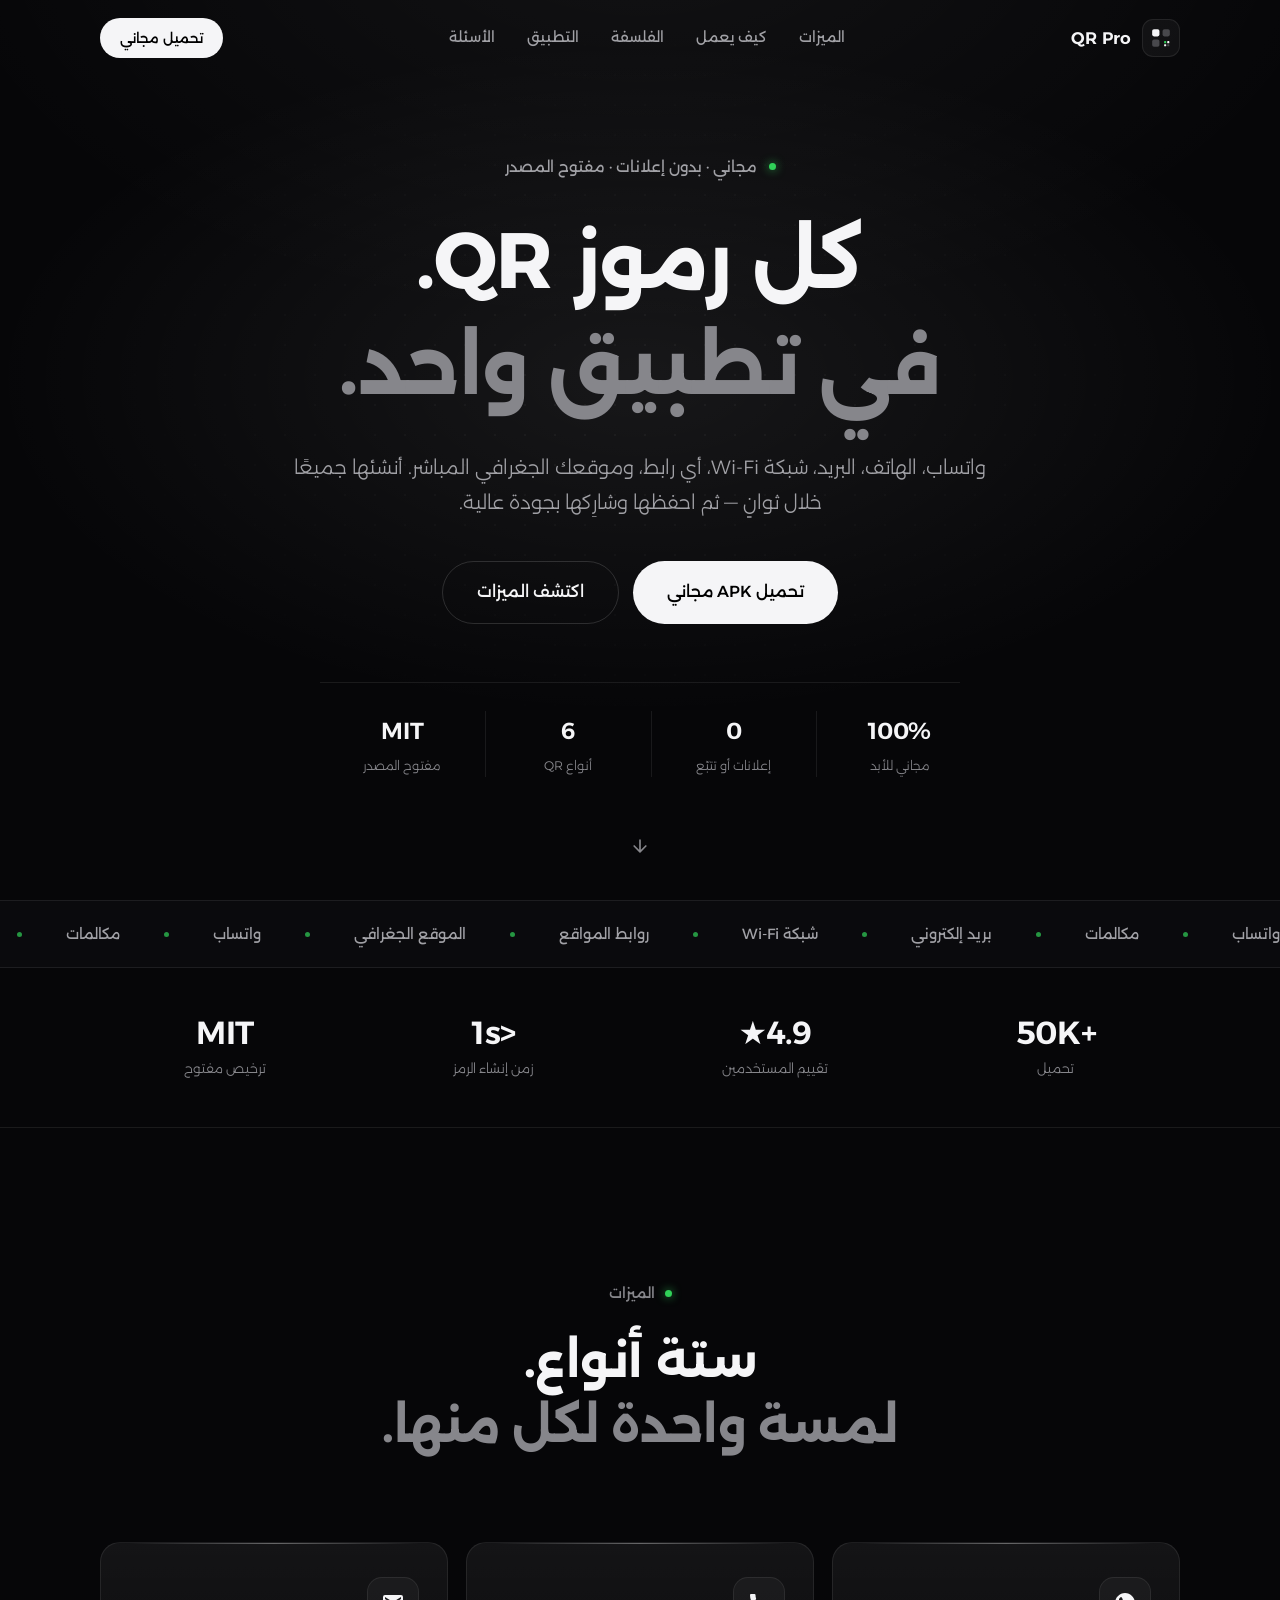
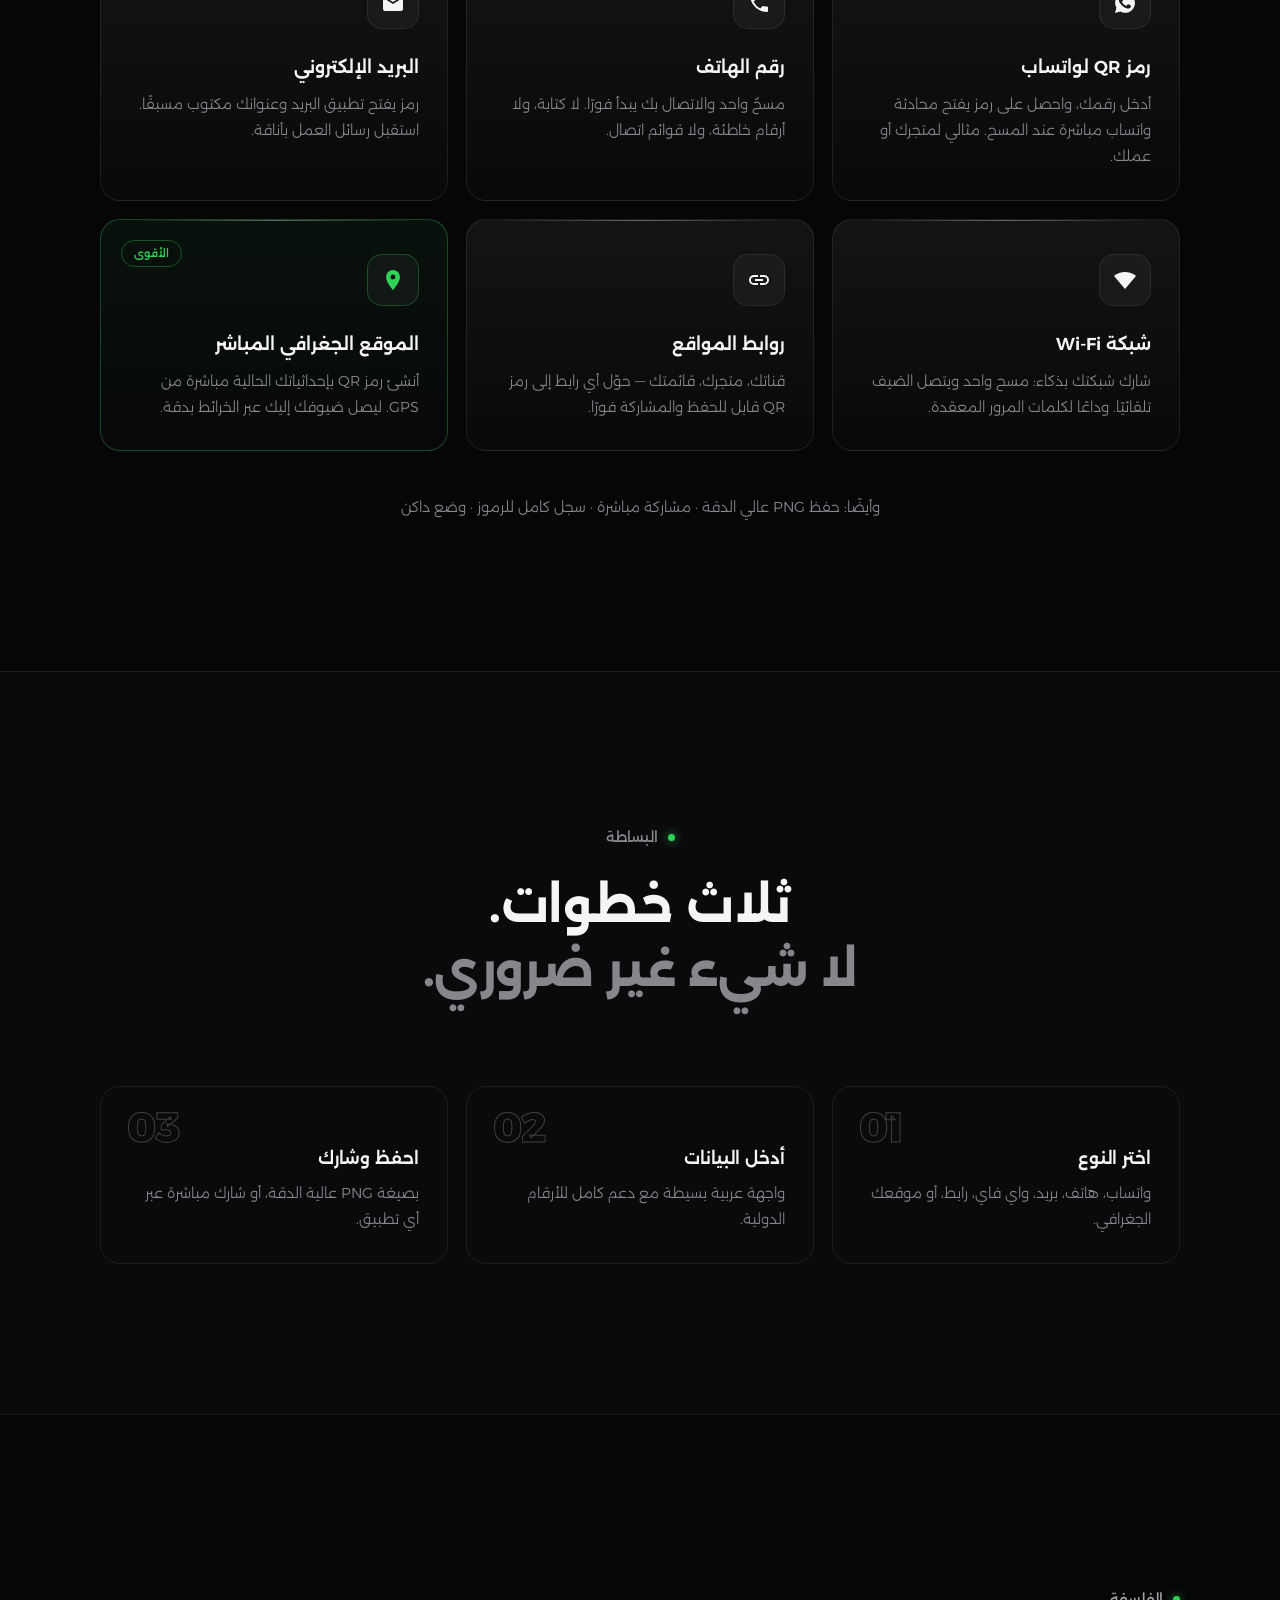
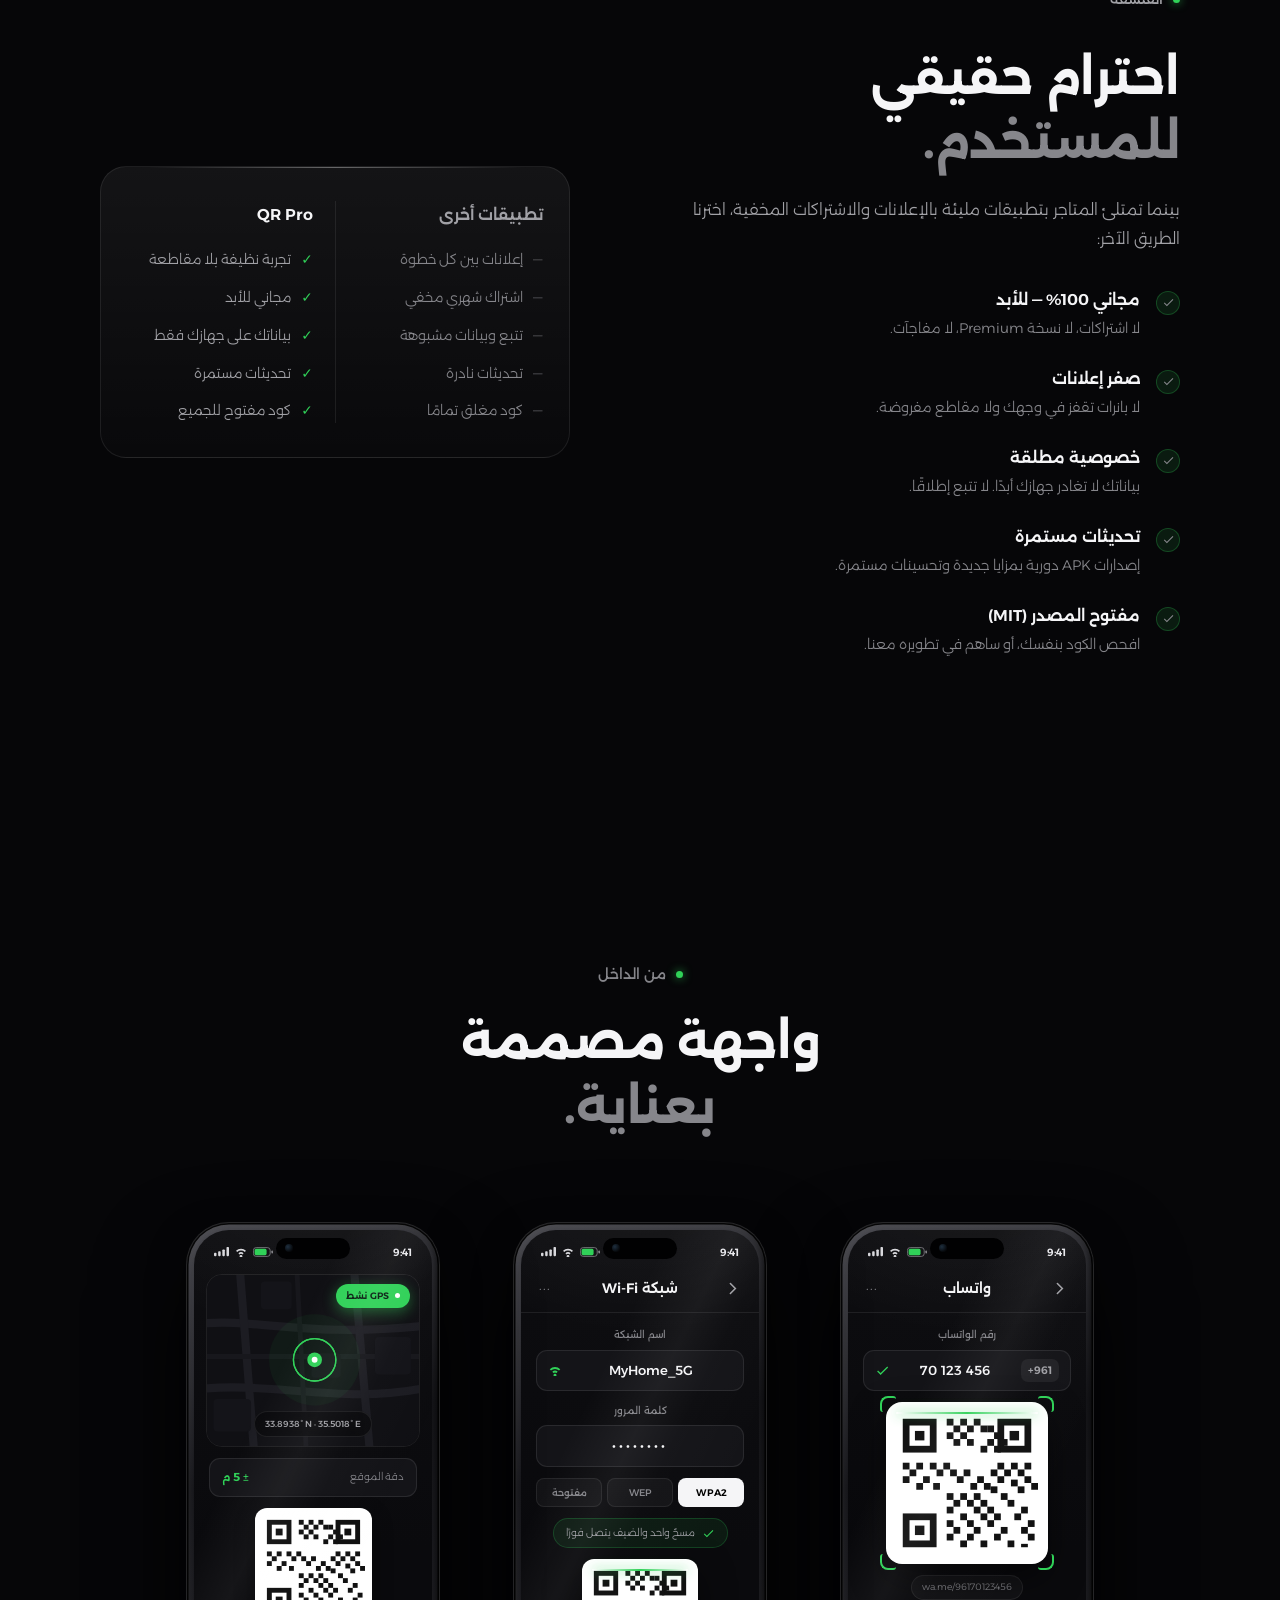
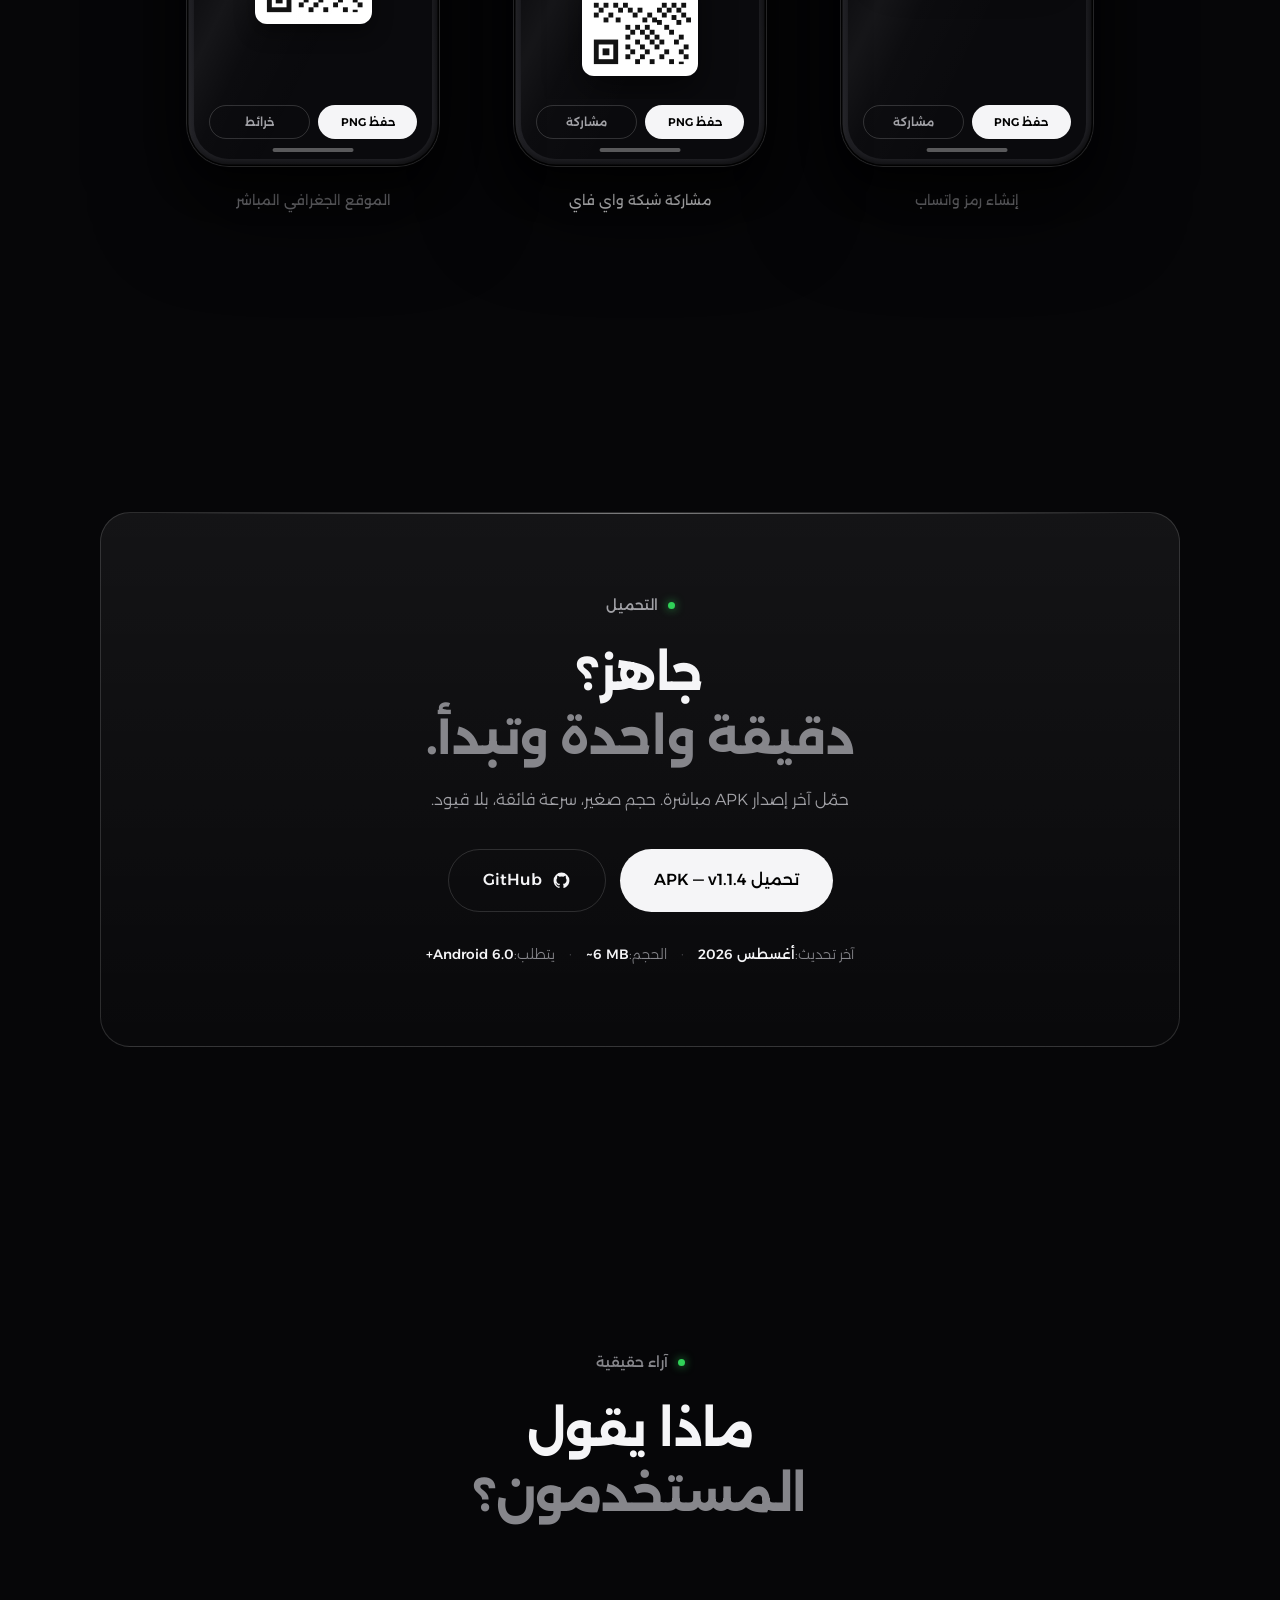
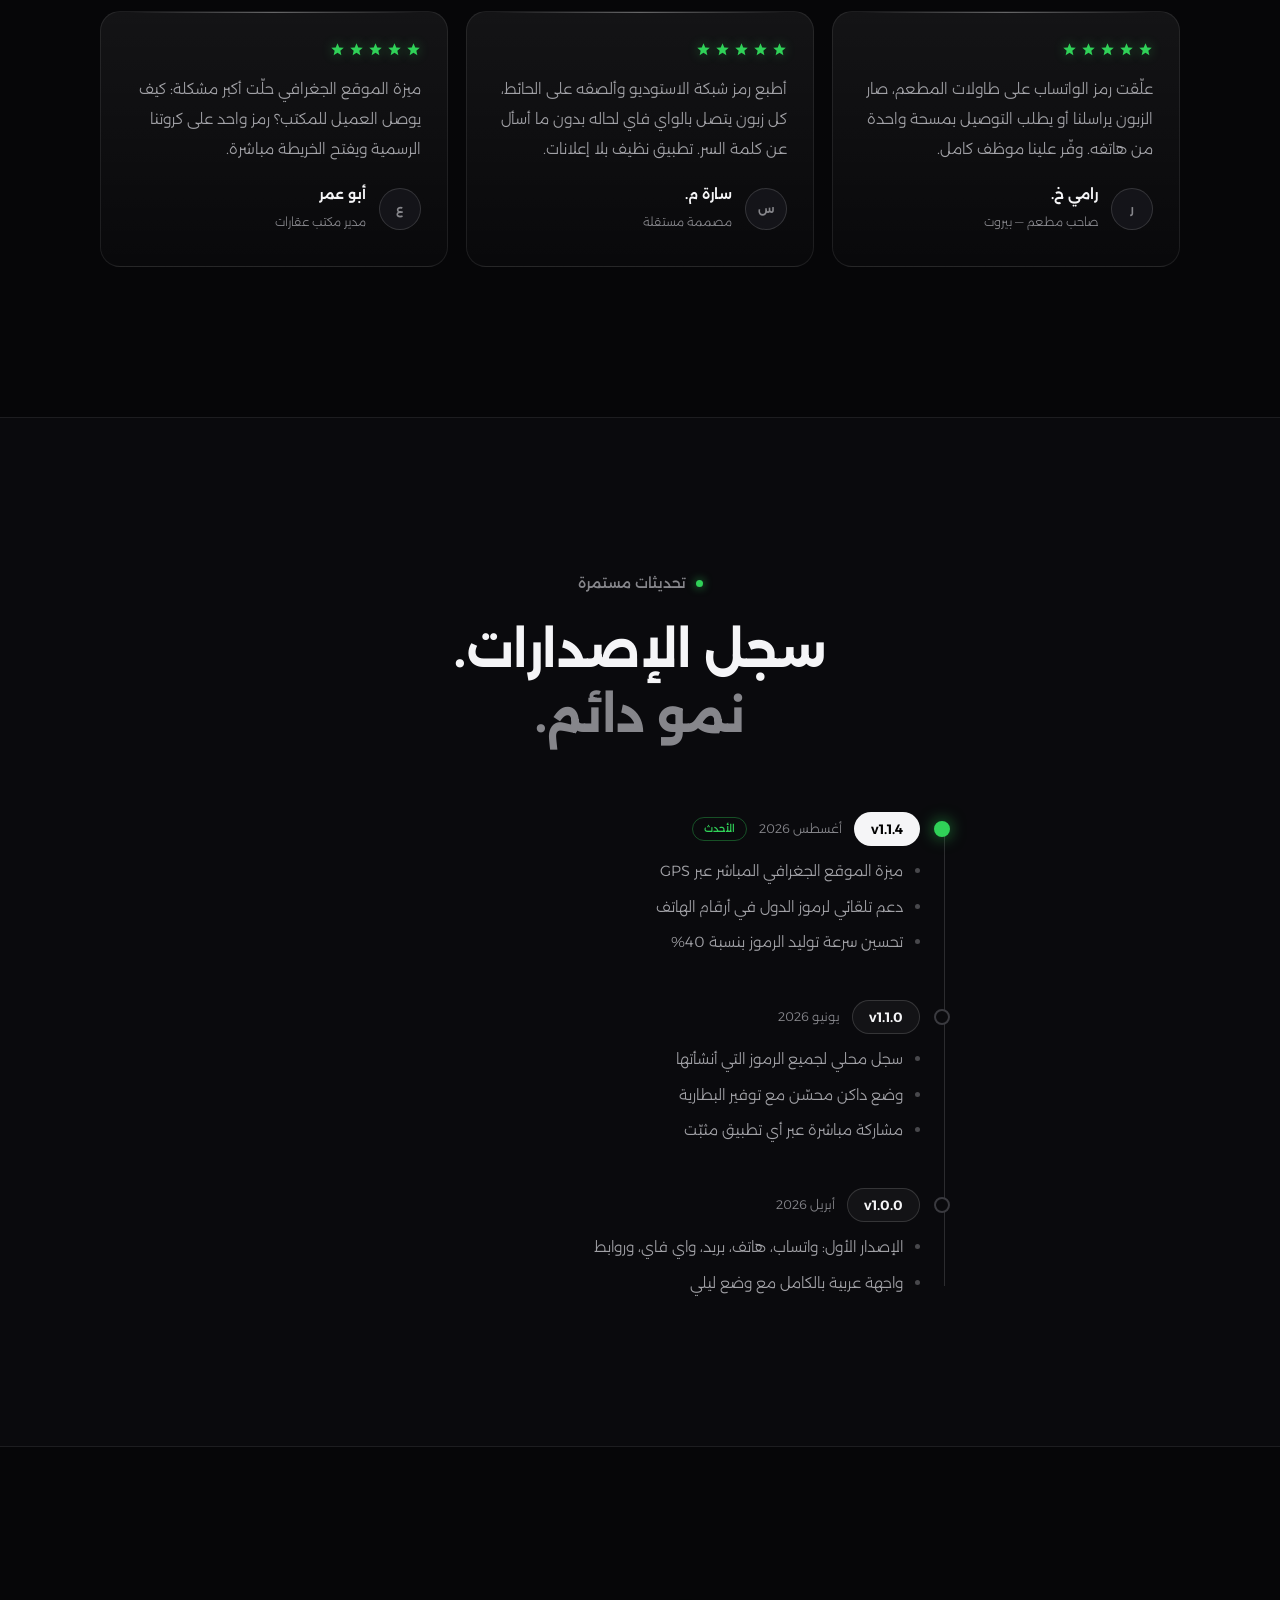
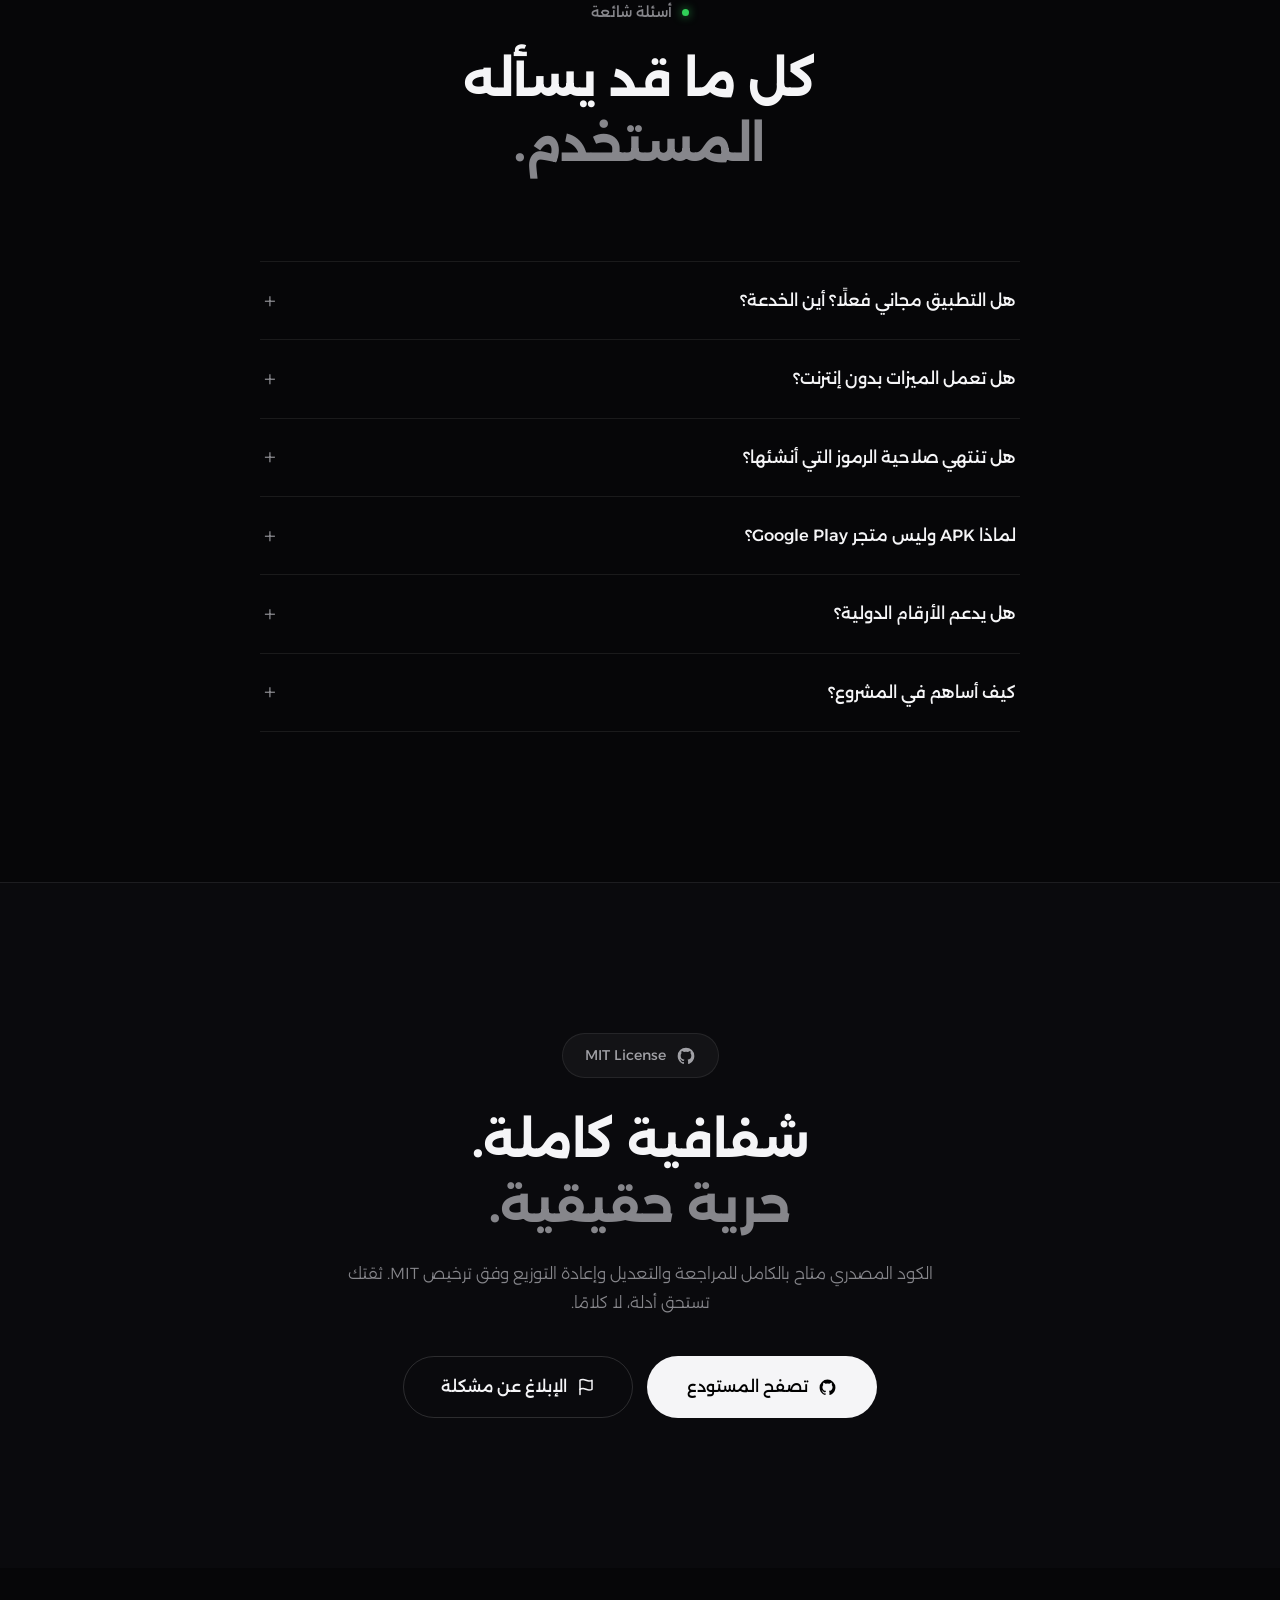
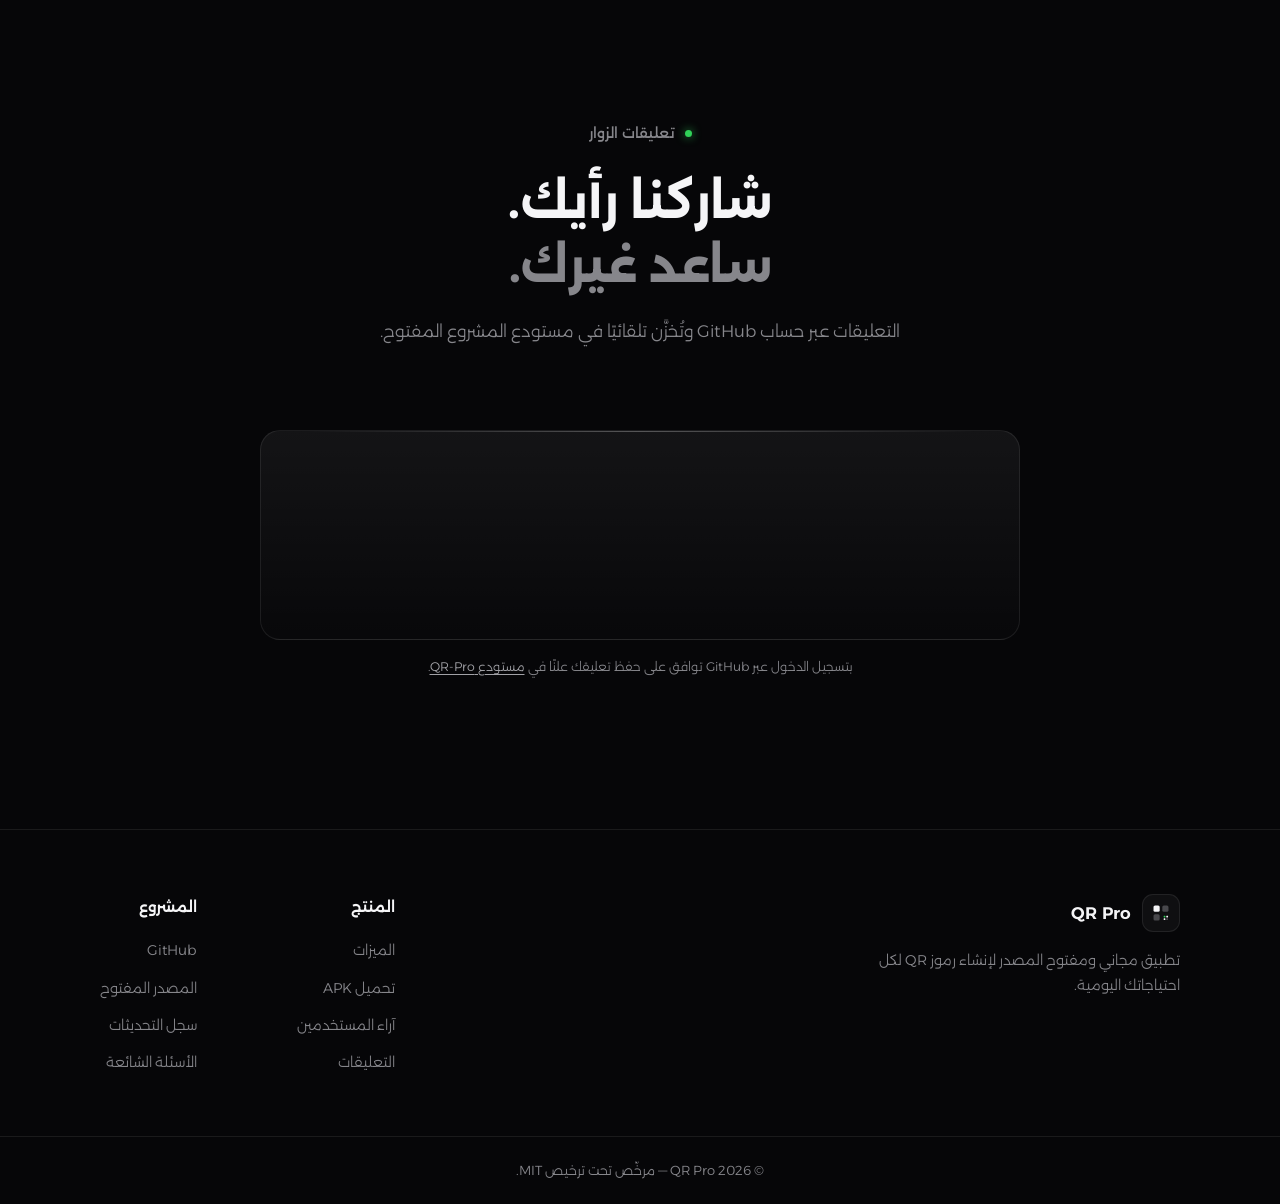
<file: index.html>
<!DOCTYPE html>
<html lang="ar" dir="rtl">
<head>
  <meta charset="UTF-8">
  <meta name="viewport" content="width=device-width, initial-scale=1.0">
  <meta name="description" content="QR Pro — تطبيق مجاني ومفتوح المصدر لإنشاء رموز QR لواتساب، الهاتف، البريد الإلكتروني، الواي فاي، روابط المواقع والموقع الجغرافي المباشر. بدون إعلانات نهائيًا.">
  <meta name="theme-color" content="#060608">
  <title>QR Pro — كل رموز QR. في تطبيق واحد.</title>
  <link rel="icon" href="data:image/svg+xml,<svg xmlns='http://www.w3.org/2000/svg' viewBox='0 0 100 100'><rect width='100' height='100' rx='22' fill='%23060608'/><rect x='16' y='16' width='28' height='28' rx='7' fill='%23f5f5f7'/><rect x='56' y='16' width='28' height='28' rx='7' fill='%2348484c'/><rect x='16' y='56' width='28' height='28' rx='7' fill='%2348484c'/><rect x='62' y='62' width='8' height='8' rx='2' fill='%2330d158'/><rect x='74' y='62' width='8' height='8' rx='2' fill='%23f5f5f7'/><rect x='62' y='74' width='8' height='8' rx='2' fill='%23f5f5f7'/><rect x='74' y='74' width='8' height='8' rx='2' fill='%2348484c'/></svg>">
  <link rel="preconnect" href="https://fonts.googleapis.com">
  <link rel="preconnect" href="https://fonts.gstatic.com" crossorigin>
  <link href="https://fonts.googleapis.com/css2?family=Alexandria:wght@300;400;500;600;700;800&display=swap" rel="stylesheet">
  <link rel="stylesheet" href="styles.css">
</head>
<body>

  <!-- شريط علوي -->
  <header class="navbar" id="navbar">
    <div class="container nav-inner">
      <a href="#hero" class="logo" aria-label="QR Pro الرئيسية">
        <span class="logo-mark" aria-hidden="true">
          <svg viewBox="0 0 100 100" width="26" height="26"><rect x='16' y='16' width='28' height='28' rx='7' fill='#f5f5f7'/><rect x='56' y='16' width='28' height='28' rx='7' fill='#48484c'/><rect x='16' y='56' width='28' height='28' rx='7' fill='#48484c'/><rect x='62' y='62' width='8' height='8' rx='2' fill='#30d158'/><rect x='74' y='62' width='8' height='8' rx='2' fill='#f5f5f7'/><rect x='62' y='74' width='8' height='8' rx='2' fill='#f5f5f7'/><rect x='74' y='74' width='8' height='8' rx='2' fill='#48484c'/></svg>
        </span>
        <span class="logo-text">QR Pro</span>
      </a>

      <nav class="nav-links" id="navLinks" aria-label="التنقل الرئيسي">
        <a href="#features">الميزات</a>
        <a href="#how">كيف يعمل</a>
        <a href="#why">الفلسفة</a>
        <a href="#screenshots">التطبيق</a>
        <a href="#faq">الأسئلة</a>
      </nav>

      <div class="nav-actions">
        <a href="https://github.com/zaidbnihani/QR-Pro/releases/download/1.1.4/base.3.apk" class="btn btn-primary btn-sm" target="_blank" rel="noopener">تحميل مجاني</a>
      </div>
    </div>
  </header>

  <!-- البطل -->
  <section class="hero" id="hero">
    <div class="hero-bg" aria-hidden="true">
      <div class="spotlight"></div>
      <div class="dots-overlay"></div>
    </div>

    <div class="container hero-inner">
      <div class="hero-text reveal">
        <p class="hero-eyebrow"><span class="dot"></span> مجاني · بدون إعلانات · مفتوح المصدر</p>

        <h1>
          كل رموز QR.<br>
          <span class="dim">في تطبيق واحد.</span>
        </h1>

        <p class="hero-sub">
          واتساب، الهاتف، البريد، شبكة Wi-Fi، أي رابط، وموقعك الجغرافي المباشر.
          أنشئها جميعًا خلال ثوانٍ — ثم احفظها وشارِكها بجودة عالية.
        </p>

        <div class="hero-cta">
          <a href="https://github.com/zaidbnihani/QR-Pro/releases/download/1.1.4/base.3.apk" class="btn btn-primary btn-lg" target="_blank" rel="noopener">تحميل APK مجاني</a>
          <a href="#features" class="btn btn-ghost btn-lg">اكتشف الميزات</a>
        </div>

        <ul class="hero-meta">
          <li><b>100%</b><span>مجاني للأبد</span></li>
          <li><b>0</b><span>إعلانات أو تتبّع</span></li>
          <li><b>6</b><span>أنواع QR</span></li>
          <li><b>MIT</b><span>مفتوح المصدر</span></li>
        </ul>
      </div>
    </div>

    <a href="#features" class="scroll-hint" aria-label="انتقل للأسفل">
      <svg viewBox="0 0 24 24" width="20" height="20" fill="none" stroke="currentColor" stroke-width="2" stroke-linecap="round" stroke-linejoin="round"><path d="M12 5v14M19 12l-7 7-7-7"/></svg>
    </a>
  </section>

  <!-- شريط متحرك -->
  <div class="ticker" aria-hidden="true">
    <div class="ticker-track">
      <span>واتساب</span><i></i><span>مكالمات</span><i></i><span>بريد إلكتروني</span><i></i><span>شبكة Wi-Fi</span><i></i><span>روابط المواقع</span><i></i><span>الموقع الجغرافي</span><i></i>
      <span>واتساب</span><i></i><span>مكالمات</span><i></i><span>بريد إلكتروني</span><i></i><span>شبكة Wi-Fi</span><i></i><span>روابط المواقع</span><i></i><span>الموقع الجغرافي</span><i></i>
    </div>
  </div>

  <!-- أرقام -->
  <section class="trustbar">
    <div class="container trust-inner">
      <div class="trust-item"><b>+50K</b><span>تحميل</span></div>
      <div class="trust-item"><b>4.9★</b><span>تقييم المستخدمين</span></div>
      <div class="trust-item"><b>&lt;1s</b><span>زمن إنشاء الرمز</span></div>
      <div class="trust-item"><b>MIT</b><span>ترخيص مفتوح</span></div>
    </div>
  </section>

  <!-- الميزات -->
  <section class="section features" id="features">
    <div class="container">
      <div class="section-head reveal">
        <p class="eyebrow"><span class="dot"></span> الميزات</p>
        <h2>ستة أنواع.<br><span class="dim">لمسة واحدة لكل منها.</span></h2>
      </div>

      <div class="features-grid">
        <article class="feature-card sheen reveal">
          <div class="feature-icon"><svg viewBox="0 0 24 24" fill="currentColor"><path d="M12.04 2C6.58 2 2.13 6.45 2.13 11.91c0 1.75.46 3.45 1.32 4.95L2 22l5.25-1.38c1.45.79 3.08 1.21 4.79 1.21 5.46 0 9.91-4.45 9.91-9.91S17.5 2 12.04 2zm5.83 14.12c-.25.69-1.45 1.33-2.02 1.42-.52.07-1.17.1-1.89-.12-.43-.14-.99-.32-1.71-.63-3-1.29-4.96-4.31-5.11-4.51-.15-.2-1.22-1.62-1.22-3.09 0-1.47.77-2.19 1.05-2.49.27-.3.6-.37.8-.37s.39 0 .56.01c.18.01.42-.07.66.5.25.6.84 2.07.92 2.22.07.15.12.32.02.52-.1.2-.15.32-.3.5-.15.17-.31.39-.45.52-.15.15-.3.31-.13.61.17.3.76 1.26 1.64 2.04 1.12 1 2.07 1.31 2.37 1.46.3.15.47.12.65-.07.17-.2.74-.86.94-1.16.2-.3.4-.25.67-.15.27.1 1.72.81 2.02.96.3.15.5.22.57.35.07.12.07.72-.17 1.42z"/></svg></div>
          <h3>رمز QR لواتساب</h3>
          <p>أدخل رقمك، واحصل على رمز يفتح محادثة واتساب مباشرة عند المسح. مثالي لمتجرك أو عملك.</p>
        </article>

        <article class="feature-card sheen reveal delay-1">
          <div class="feature-icon"><svg viewBox="0 0 24 24" fill="currentColor"><path d="M6.62 10.79a15.05 15.05 0 0 0 6.59 6.59l2.2-2.2a1 1 0 0 1 1.02-.24c1.12.37 2.33.57 3.57.57a1 1 0 0 1 1 1V20a1 1 0 0 1-1 1C10.85 21 3 13.15 3 4a1 1 0 0 1 1-1h3.5a1 1 0 0 1 1 1c0 1.24.2 2.45.57 3.57a1 1 0 0 1-.25 1.02l-2.2 2.2z"/></svg></div>
          <h3>رقم الهاتف</h3>
          <p>مسحٌ واحد والاتصال بك يبدأ فورًا. لا كتابة، ولا أرقام خاطئة، ولا قوائم اتصال.</p>
        </article>

        <article class="feature-card sheen reveal delay-2">
          <div class="feature-icon"><svg viewBox="0 0 24 24" fill="currentColor"><path d="M20 4H4a2 2 0 0 0-2 2v12a2 2 0 0 0 2 2h16a2 2 0 0 0 2-2V6a2 2 0 0 0-2-2zm0 4-8 5-8-5V6l8 5 8-5v2z"/></svg></div>
          <h3>البريد الإلكتروني</h3>
          <p>رمز يفتح تطبيق البريد وعنوانك مكتوب مسبقًا. استقبل رسائل العمل بأناقة.</p>
        </article>

        <article class="feature-card sheen reveal">
          <div class="feature-icon"><svg viewBox="0 0 24 24" fill="currentColor"><path d="M12 21 1 8c3-2.5 6.9-4 11-4s8 1.5 11 4L12 21z"/></svg></div>
          <h3>شبكة Wi-Fi</h3>
          <p>شارك شبكتك بذكاء: مسح واحد ويتصل الضيف تلقائيًا. وداعًا لكلمات المرور المعقدة.</p>
        </article>

        <article class="feature-card sheen reveal delay-1">
          <div class="feature-icon"><svg viewBox="0 0 24 24" fill="currentColor"><path d="M3.9 12a3.1 3.1 0 0 1 3.1-3.1h4V7H7a5 5 0 0 0 0 10h4v-1.9H7A3.1 3.1 0 0 1 3.9 12zM8 13h8v-2H8v2zm9-6h-4v1.9h4a3.1 3.1 0 1 1 0 6.2h-4V17h4a5 5 0 0 0 0-10z"/></svg></div>
          <h3>روابط المواقع</h3>
          <p>قناتك، متجرك، قائمتك — حوّل أي رابط إلى رمز QR قابل للحفظ والمشاركة فورًا.</p>
        </article>

        <article class="feature-card sheen highlight-card reveal delay-2">
          <span class="card-tag">الأقوى</span>
          <div class="feature-icon"><svg viewBox="0 0 24 24" fill="currentColor"><path d="M12 2a7 7 0 0 0-7 7c0 5.25 7 13 7 13s7-7.75 7-13a7 7 0 0 0-7-7zm0 9.5A2.5 2.5 0 1 1 12 6.5a2.5 2.5 0 0 1 0 5z"/></svg></div>
          <h3>الموقع الجغرافي المباشر</h3>
          <p>أنشئ رمز QR بإحداثياتك الحالية مباشرة من GPS. ليصل ضيوفك إليك عبر الخرائط بدقة.</p>
        </article>
      </div>

      <p class="features-more reveal">وأيضًا: حفظ PNG عالي الدقة · مشاركة مباشرة · سجل كامل للرموز · وضع داكن</p>
    </div>
  </section>

  <!-- كيف يعمل -->
  <section class="section how" id="how">
    <div class="container">
      <div class="section-head reveal">
        <p class="eyebrow"><span class="dot"></span> البساطة</p>
        <h2>ثلاث خطوات.<br><span class="dim">لا شيء غير ضروري.</span></h2>
      </div>
      <ol class="steps-grid">
        <li class="step reveal">
          <span class="step-num" dir="ltr">01</span>
          <h3>اختر النوع</h3>
          <p>واتساب، هاتف، بريد، واي فاي، رابط، أو موقعك الجغرافي.</p>
        </li>
        <li class="step reveal delay-1">
          <span class="step-num" dir="ltr">02</span>
          <h3>أدخل البيانات</h3>
          <p>واجهة عربية بسيطة مع دعم كامل للأرقام الدولية.</p>
        </li>
        <li class="step reveal delay-2">
          <span class="step-num" dir="ltr">03</span>
          <h3>احفظ وشارك</h3>
          <p>بصيغة PNG عالية الدقة، أو شارك مباشرة عبر أي تطبيق.</p>
        </li>
      </ol>
    </div>
  </section>

  <!-- الفلسفة -->
  <section class="section why" id="why">
    <div class="container why-inner">
      <div class="why-text reveal">
        <p class="eyebrow"><span class="dot"></span> الفلسفة</p>
        <h2>احترام حقيقي<br><span class="dim">للمستخدم.</span></h2>
        <p>بينما تمتلئ المتاجر بتطبيقات مليئة بالإعلانات والاشتراكات المخفية، اخترنا الطريق الآخر:</p>
        <ul class="why-list">
          <li>
            <span class="check"><svg viewBox="0 0 24 24" fill="currentColor"><path d="M9 16.17 4.83 12l-1.42 1.41L9 19 21 7l-1.41-1.41z"/></svg></span>
            <div><b>مجاني 100% — للأبد</b><span>لا اشتراكات، لا نسخة Premium، لا مفاجآت.</span></div>
          </li>
          <li>
            <span class="check"><svg viewBox="0 0 24 24" fill="currentColor"><path d="M9 16.17 4.83 12l-1.42 1.41L9 19 21 7l-1.41-1.41z"/></svg></span>
            <div><b>صفر إعلانات</b><span>لا بانرات تقفز في وجهك ولا مقاطع مفروضة.</span></div>
          </li>
          <li>
            <span class="check"><svg viewBox="0 0 24 24" fill="currentColor"><path d="M9 16.17 4.83 12l-1.42 1.41L9 19 21 7l-1.41-1.41z"/></svg></span>
            <div><b>خصوصية مطلقة</b><span>بياناتك لا تغادر جهازك أبدًا. لا تتبع إطلاقًا.</span></div>
          </li>
          <li>
            <span class="check"><svg viewBox="0 0 24 24" fill="currentColor"><path d="M9 16.17 4.83 12l-1.42 1.41L9 19 21 7l-1.41-1.41z"/></svg></span>
            <div><b>تحديثات مستمرة</b><span>إصدارات APK دورية بمزايا جديدة وتحسينات مستمرة.</span></div>
          </li>
          <li>
            <span class="check"><svg viewBox="0 0 24 24" fill="currentColor"><path d="M9 16.17 4.83 12l-1.42 1.41L9 19 21 7l-1.41-1.41z"/></svg></span>
            <div><b>مفتوح المصدر (MIT)</b><span>افحص الكود بنفسك، أو ساهم في تطويره معنا.</span></div>
          </li>
        </ul>
      </div>

      <div class="why-visual reveal delay-1">
        <div class="compare-card sheen">
          <div class="compare-col others">
            <h4>تطبيقات أخرى</h4>
            <ul>
              <li class="x">إعلانات بين كل خطوة</li>
              <li class="x">اشتراك شهري مخفي</li>
              <li class="x">تتبع وبيانات مشبوهة</li>
              <li class="x">تحديثات نادرة</li>
              <li class="x">كود مغلق تمامًا</li>
            </ul>
          </div>
          <div class="compare-divider" aria-hidden="true"></div>
          <div class="compare-col good">
            <h4>QR Pro</h4>
            <ul>
              <li class="ok">تجربة نظيفة بلا مقاطعة</li>
              <li class="ok">مجاني للأبد</li>
              <li class="ok">بياناتك على جهازك فقط</li>
              <li class="ok">تحديثات مستمرة</li>
              <li class="ok">كود مفتوح للجميع</li>
            </ul>
          </div>
        </div>
      </div>
    </div>
  </section>

  <!-- التطبيق -->
  <section class="section screenshots" id="screenshots">
    <div class="container">
      <div class="section-head reveal">
        <p class="eyebrow"><span class="dot"></span> من الداخل</p>
        <h2>واجهة مصممة<br><span class="dim">بعناية.</span></h2>
      </div>

      <div class="shots-row">

        <!-- الشاشة 1: واتساب -->
        <figure class="shot reveal">
          <div class="device" aria-hidden="true">
            <div class="device-screen">
              <div class="statusbar">
                <span class="st-time">9:41</span>
                <span class="st-icons">
                  <svg viewBox="0 0 18 12" width="15" height="10" fill="#d8d8dc"><rect x="0" y="7" width="3" height="4" rx="1"/><rect x="5" y="5" width="3" height="6" rx="1"/><rect x="10" y="3" width="3" height="8" rx="1"/><rect x="15" y="0" width="3" height="11" rx="1"/></svg>
                  <svg viewBox="0 0 16 12" width="14" height="10" fill="#d8d8dc"><path d="M8 9.6a1.7 1.7 0 1 1 0 3.4 1.7 1.7 0 0 1 0-3.4zM4.9 7.4a4.6 4.6 0 0 1 6.2 0l-1.4 1.5a2.6 2.6 0 0 0-3.4 0L4.9 7.4zM2 4.5a8.8 8.8 0 0 1 12 0l-1.4 1.5a6.8 6.8 0 0 0-9.2 0L2 4.5z"/></svg>
                  <svg viewBox="0 0 25 12" width="20" height="10"><rect x="0.5" y="0.5" width="21" height="11" rx="3.5" fill="none" stroke="#86868b"/><rect x="2" y="2" width="15" height="8" rx="2" fill="#30d158"/><rect x="23" y="4" width="2" height="4" rx="1" fill="#86868b"/></svg>
                </span>
              </div>
              <div class="app-bar">
                <svg class="back" viewBox="0 0 24 24" width="17" height="17" fill="none" stroke="#a1a1a6" stroke-width="2.2" stroke-linecap="round"><path d="M9 5l7 7-7 7"/></svg>
                <b>واتساب</b>
                <span class="app-dots">···</span>
              </div>
              <div class="screen-body">
                <div class="field">
                  <label>رقم الواتساب</label>
                  <div class="field-input">
                    <span class="flag" dir="ltr">+961</span>
                    <span dir="ltr" class="field-val">70 123 456</span>
                    <svg class="field-check" viewBox="0 0 24 24" width="15" height="15" fill="#30d158"><path d="M9 16.17 4.83 12l-1.42 1.41L9 19 21 7l-1.41-1.41z"/></svg>
                  </div>
                </div>
                <div class="qr-card">
                  <img src="assets/qr-hero.svg" alt="">
                  <i class="corner c-tl"></i><i class="corner c-tr"></i><i class="corner c-bl"></i><i class="corner c-br"></i>
                  <div class="scanline"></div>
                </div>
                <p class="qr-hint" dir="ltr">wa.me/96170123456</p>
              </div>
              <div class="screen-actions">
                <button class="act primary">حفظ PNG</button>
                <button class="act ghost">مشاركة</button>
              </div>
              <div class="home-indicator"></div>
            </div>
            <div class="device-island"></div>
            <div class="device-glare"></div>
          </div>
          <figcaption>إنشاء رمز واتساب</figcaption>
        </figure>

        <!-- الشاشة 2: واي فاي -->
        <figure class="shot reveal delay-1">
          <div class="device" aria-hidden="true">
            <div class="device-screen">
              <div class="statusbar">
                <span class="st-time">9:41</span>
                <span class="st-icons">
                  <svg viewBox="0 0 18 12" width="15" height="10" fill="#d8d8dc"><rect x="0" y="7" width="3" height="4" rx="1"/><rect x="5" y="5" width="3" height="6" rx="1"/><rect x="10" y="3" width="3" height="8" rx="1"/><rect x="15" y="0" width="3" height="11" rx="1"/></svg>
                  <svg viewBox="0 0 16 12" width="14" height="10" fill="#d8d8dc"><path d="M8 9.6a1.7 1.7 0 1 1 0 3.4 1.7 1.7 0 0 1 0-3.4zM4.9 7.4a4.6 4.6 0 0 1 6.2 0l-1.4 1.5a2.6 2.6 0 0 0-3.4 0L4.9 7.4zM2 4.5a8.8 8.8 0 0 1 12 0l-1.4 1.5a6.8 6.8 0 0 0-9.2 0L2 4.5z"/></svg>
                  <svg viewBox="0 0 25 12" width="20" height="10"><rect x="0.5" y="0.5" width="21" height="11" rx="3.5" fill="none" stroke="#86868b"/><rect x="2" y="2" width="15" height="8" rx="2" fill="#30d158"/><rect x="23" y="4" width="2" height="4" rx="1" fill="#86868b"/></svg>
                </span>
              </div>
              <div class="app-bar">
                <svg class="back" viewBox="0 0 24 24" width="17" height="17" fill="none" stroke="#a1a1a6" stroke-width="2.2" stroke-linecap="round"><path d="M9 5l7 7-7 7"/></svg>
                <b>شبكة Wi-Fi</b>
                <span class="app-dots">···</span>
              </div>
              <div class="screen-body">
                <div class="field">
                  <label>اسم الشبكة</label>
                  <div class="field-input">
                    <span dir="ltr" class="field-val">MyHome_5G</span>
                    <svg class="wifi-ic" viewBox="0 0 16 12" width="14" height="11" fill="#30d158"><path d="M8 9.6a1.7 1.7 0 1 1 0 3.4 1.7 1.7 0 0 1 0-3.4zM4.9 7.4a4.6 4.6 0 0 1 6.2 0l-1.4 1.5a2.6 2.6 0 0 0-3.4 0L4.9 7.4zM2 4.5a8.8 8.8 0 0 1 12 0l-1.4 1.5a6.8 6.8 0 0 0-9.2 0L2 4.5z"/></svg>
                  </div>
                </div>
                <div class="field">
                  <label>كلمة المرور</label>
                  <div class="field-input">
                    <span dir="ltr" class="field-val pass">••••••••</span>
                  </div>
                </div>
                <div class="enc-row">
                  <span class="enc active">WPA2</span>
                  <span class="enc">WEP</span>
                  <span class="enc">مفتوحة</span>
                </div>
                <div class="toast">
                  <svg viewBox="0 0 24 24" width="13" height="13" fill="#30d158"><path d="M9 16.17 4.83 12l-1.42 1.41L9 19 21 7l-1.41-1.41z"/></svg>
                  مسحٌ واحد والضيف يتصل فورًا
                </div>
                <div class="qr-card small">
                  <img src="assets/qr-hero.svg" alt="">
                  <div class="scanline"></div>
                </div>
              </div>
              <div class="screen-actions">
                <button class="act primary">حفظ PNG</button>
                <button class="act ghost">مشاركة</button>
              </div>
              <div class="home-indicator"></div>
            </div>
            <div class="device-island"></div>
            <div class="device-glare"></div>
          </div>
          <figcaption>مشاركة شبكة واي فاي</figcaption>
        </figure>

        <!-- الشاشة 3: الموقع الجغرافي -->
        <figure class="shot reveal delay-2">
          <div class="device" aria-hidden="true">
            <div class="device-screen">
              <div class="statusbar">
                <span class="st-time">9:41</span>
                <span class="st-icons">
                  <svg viewBox="0 0 18 12" width="15" height="10" fill="#d8d8dc"><rect x="0" y="7" width="3" height="4" rx="1"/><rect x="5" y="5" width="3" height="6" rx="1"/><rect x="10" y="3" width="3" height="8" rx="1"/><rect x="15" y="0" width="3" height="11" rx="1"/></svg>
                  <svg viewBox="0 0 16 12" width="14" height="10" fill="#d8d8dc"><path d="M8 9.6a1.7 1.7 0 1 1 0 3.4 1.7 1.7 0 0 1 0-3.4zM4.9 7.4a4.6 4.6 0 0 1 6.2 0l-1.4 1.5a2.6 2.6 0 0 0-3.4 0L4.9 7.4zM2 4.5a8.8 8.8 0 0 1 12 0l-1.4 1.5a6.8 6.8 0 0 0-9.2 0L2 4.5z"/></svg>
                  <svg viewBox="0 0 25 12" width="20" height="10"><rect x="0.5" y="0.5" width="21" height="11" rx="3.5" fill="none" stroke="#86868b"/><rect x="2" y="2" width="15" height="8" rx="2" fill="#30d158"/><rect x="23" y="4" width="2" height="4" rx="1" fill="#86868b"/></svg>
                </span>
              </div>
              <div class="map-wrap">
                <svg class="map" viewBox="0 0 260 210" preserveAspectRatio="xMidYMid slice" aria-hidden="true">
                  <rect width="260" height="210" fill="#101014"/>
                  <g stroke="#1c1c22" stroke-width="10" fill="none">
                    <path d="M-10 60 C60 52 120 78 270 62"/>
                    <path d="M40 -10 L58 220"/>
                    <path d="M-10 140 C80 130 170 160 270 138"/>
                    <path d="M180 -10 L200 220"/>
                  </g>
                  <g stroke="#17171c" stroke-width="6" fill="none">
                    <path d="M110 -10 L122 220"/>
                    <path d="M-10 100 H270"/>
                  </g>
                  <g fill="#141419">
                    <rect x="66" y="8" width="38" height="34" rx="5"/>
                    <rect x="206" y="76" width="44" height="46" rx="5"/>
                    <rect x="8" y="152" width="46" height="40" rx="5"/>
                    <rect x="128" y="96" width="36" height="30" rx="5"/>
                  </g>
                  <circle cx="132" cy="104" r="56" fill="#30d158" opacity="0.05"/>
                  <circle class="map-pulse p1" cx="132" cy="104" r="26" fill="none" stroke="#30d158" stroke-width="1.6"/>
                  <circle class="map-pulse p2" cx="132" cy="104" r="26" fill="none" stroke="#30d158" stroke-width="1.6"/>
                  <circle cx="132" cy="104" r="9" fill="#30d158"/>
                  <circle cx="132" cy="104" r="3.6" fill="#fff"/>
                </svg>
                <div class="gps-pill">
                  <span class="gps-dot"></span> GPS نشط
                </div>
                <div class="coords" dir="ltr">33.8938° N · 35.5018° E</div>
              </div>
              <div class="screen-body slim">
                <div class="accuracy-row">
                  <span class="acc-label">دقة الموقع</span>
                  <span class="acc-val">± 5 م</span>
                </div>
                <div class="qr-card small flat">
                  <img src="assets/qr-hero.svg" alt="">
                </div>
              </div>
              <div class="screen-actions">
                <button class="act primary">حفظ PNG</button>
                <button class="act ghost">خرائط</button>
              </div>
              <div class="home-indicator"></div>
            </div>
            <div class="device-island"></div>
            <div class="device-glare"></div>
          </div>
          <figcaption>الموقع الجغرافي المباشر</figcaption>
        </figure>

      </div>
    </div>
  </section>

  <!-- التحميل -->
  <section class="section download" id="download">
    <div class="container download-box sheen reveal">
      <div class="dl-content">
        <p class="eyebrow light"><span class="dot"></span> التحميل</p>
        <h2>جاهز؟<br><span class="dim">دقيقة واحدة وتبدأ.</span></h2>
        <p class="dl-sub">حمّل آخر إصدار APK مباشرة. حجم صغير، سرعة فائقة، بلا قيود.</p>

        <div class="dl-buttons">
          <a class="btn btn-primary btn-lg" href="https://github.com/zaidbnihani/QR-Pro/releases/download/1.1.4/base.3.apk" id="apkBtn" target="_blank" rel="noopener">
            تحميل APK — v1.1.4
          </a>
          <a class="btn btn-ghost btn-lg" href="https://github.com/zaidbnihani/QR-Pro" target="_blank" rel="noopener">
            <svg viewBox="0 0 24 24" width="19" height="19" fill="currentColor" aria-hidden="true"><path d="M12 2A10 10 0 0 0 2 12c0 4.42 2.87 8.17 6.84 9.5.5.09.66-.23.66-.5v-1.69c-2.77.6-3.36-1.34-3.36-1.34-.46-1.16-1.11-1.47-1.11-1.47-.91-.62.07-.6.07-.6 1 .07 1.53 1.03 1.53 1.03.87 1.52 2.34 1.07 2.91.83.09-.65.35-1.09.63-1.34-2.22-.25-4.55-1.11-4.55-4.94 0-1.09.39-1.98 1.03-2.68-.1-.25-.45-1.27.1-2.64 0 0 .84-.27 2.75 1.02a9.56 9.56 0 0 1 5 0c1.91-1.3 2.75-1.02 2.75-1.02.55 1.37.2 2.39.1 2.64.64.7 1.03 1.59 1.03 2.68 0 3.84-2.34 4.68-4.57 4.93.36.31.68.92.68 1.85V21c0 .27.16.59.67.5C19.14 20.16 22 16.42 22 12A10 10 0 0 0 12 2z"/></svg>
            GitHub
          </a>
        </div>

        <div class="dl-info">
          <span>آخر تحديث: <b id="buildDate">أغسطس 2026</b></span>
          <span>الحجم: <b dir="ltr">~6 MB</b></span>
          <span>يتطلب: <b>Android 6.0+</b></span>
        </div>
      </div>
    </div>
  </section>

  <!-- آراء المستخدمين -->
  <section class="section reviews" id="reviews">
    <div class="container">
      <div class="section-head reveal">
        <p class="eyebrow"><span class="dot"></span> آراء حقيقية</p>
        <h2>ماذا يقول<br><span class="dim">المستخدمون؟</span></h2>
      </div>

      <div class="reviews-grid">
        <article class="review-card sheen reveal">
          <div class="stars" aria-label="خمس نجوم">
            <svg viewBox="0 0 24 24" fill="currentColor"><path d="M12 17.27 18.18 21l-1.64-7.03L22 9.24l-7.19-.61L12 2 9.19 8.63 2 9.24l5.46 4.73L5.82 21z"/></svg>
            <svg viewBox="0 0 24 24" fill="currentColor"><path d="M12 17.27 18.18 21l-1.64-7.03L22 9.24l-7.19-.61L12 2 9.19 8.63 2 9.24l5.46 4.73L5.82 21z"/></svg>
            <svg viewBox="0 0 24 24" fill="currentColor"><path d="M12 17.27 18.18 21l-1.64-7.03L22 9.24l-7.19-.61L12 2 9.19 8.63 2 9.24l5.46 4.73L5.82 21z"/></svg>
            <svg viewBox="0 0 24 24" fill="currentColor"><path d="M12 17.27 18.18 21l-1.64-7.03L22 9.24l-7.19-.61L12 2 9.19 8.63 2 9.24l5.46 4.73L5.82 21z"/></svg>
            <svg viewBox="0 0 24 24" fill="currentColor"><path d="M12 17.27 18.18 21l-1.64-7.03L22 9.24l-7.19-.61L12 2 9.19 8.63 2 9.24l5.46 4.73L5.82 21z"/></svg>
          </div>
          <p class="quote">علّقت رمز الواتساب على طاولات المطعم، صار الزبون يراسلنا أو يطلب التوصيل بمسحة واحدة من هاتفه. وفّر علينا موظف كامل.</p>
          <div class="reviewer">
            <span class="avatar">ر</span>
            <div><b>رامي خ.</b><span>صاحب مطعم — بيروت</span></div>
          </div>
        </article>

        <article class="review-card sheen reveal delay-1">
          <div class="stars" aria-label="خمس نجوم">
            <svg viewBox="0 0 24 24" fill="currentColor"><path d="M12 17.27 18.18 21l-1.64-7.03L22 9.24l-7.19-.61L12 2 9.19 8.63 2 9.24l5.46 4.73L5.82 21z"/></svg>
            <svg viewBox="0 0 24 24" fill="currentColor"><path d="M12 17.27 18.18 21l-1.64-7.03L22 9.24l-7.19-.61L12 2 9.19 8.63 2 9.24l5.46 4.73L5.82 21z"/></svg>
            <svg viewBox="0 0 24 24" fill="currentColor"><path d="M12 17.27 18.18 21l-1.64-7.03L22 9.24l-7.19-.61L12 2 9.19 8.63 2 9.24l5.46 4.73L5.82 21z"/></svg>
            <svg viewBox="0 0 24 24" fill="currentColor"><path d="M12 17.27 18.18 21l-1.64-7.03L22 9.24l-7.19-.61L12 2 9.19 8.63 2 9.24l5.46 4.73L5.82 21z"/></svg>
            <svg viewBox="0 0 24 24" fill="currentColor"><path d="M12 17.27 18.18 21l-1.64-7.03L22 9.24l-7.19-.61L12 2 9.19 8.63 2 9.24l5.46 4.73L5.82 21z"/></svg>
          </div>
          <p class="quote">أطبع رمز شبكة الاستوديو وألصقه على الحائط، كل زبون يتصل بالواي فاي لحاله بدون ما أسأل عن كلمة السر. تطبيق نظيف بلا إعلانات.</p>
          <div class="reviewer">
            <span class="avatar">س</span>
            <div><b>سارة م.</b><span>مصممة مستقلة</span></div>
          </div>
        </article>

        <article class="review-card sheen reveal delay-2">
          <div class="stars" aria-label="خمس نجوم">
            <svg viewBox="0 0 24 24" fill="currentColor"><path d="M12 17.27 18.18 21l-1.64-7.03L22 9.24l-7.19-.61L12 2 9.19 8.63 2 9.24l5.46 4.73L5.82 21z"/></svg>
            <svg viewBox="0 0 24 24" fill="currentColor"><path d="M12 17.27 18.18 21l-1.64-7.03L22 9.24l-7.19-.61L12 2 9.19 8.63 2 9.24l5.46 4.73L5.82 21z"/></svg>
            <svg viewBox="0 0 24 24" fill="currentColor"><path d="M12 17.27 18.18 21l-1.64-7.03L22 9.24l-7.19-.61L12 2 9.19 8.63 2 9.24l5.46 4.73L5.82 21z"/></svg>
            <svg viewBox="0 0 24 24" fill="currentColor"><path d="M12 17.27 18.18 21l-1.64-7.03L22 9.24l-7.19-.61L12 2 9.19 8.63 2 9.24l5.46 4.73L5.82 21z"/></svg>
            <svg viewBox="0 0 24 24" fill="currentColor"><path d="M12 17.27 18.18 21l-1.64-7.03L22 9.24l-7.19-.61L12 2 9.19 8.63 2 9.24l5.46 4.73L5.82 21z"/></svg>
          </div>
          <p class="quote">ميزة الموقع الجغرافي حلّت أكبر مشكلة: كيف يوصل العميل للمكتب؟ رمز واحد على كروتنا الرسمية ويفتح الخريطة مباشرة.</p>
          <div class="reviewer">
            <span class="avatar">ع</span>
            <div><b>أبو عمر</b><span>مدير مكتب عقارات</span></div>
          </div>
        </article>
      </div>
    </div>
  </section>

  <!-- سجل التحديثات -->
  <section class="section how changelog-section" id="changelog">
    <div class="container">
      <div class="section-head reveal">
        <p class="eyebrow"><span class="dot"></span> تحديثات مستمرة</p>
        <h2>سجل الإصدارات.<br><span class="dim">نمو دائم.</span></h2>
      </div>

      <div class="changelog reveal">
        <article class="release latest">
          <div class="release-head">
            <span class="ver">v1.1.4</span>
            <span class="date">أغسطس 2026</span>
            <span class="badge-new">الأحدث</span>
          </div>
          <ul>
            <li>ميزة الموقع الجغرافي المباشر عبر GPS</li>
            <li>دعم تلقائي لرموز الدول في أرقام الهاتف</li>
            <li>تحسين سرعة توليد الرموز بنسبة 40%</li>
          </ul>
        </article>

        <article class="release">
          <div class="release-head">
            <span class="ver">v1.1.0</span>
            <span class="date">يونيو 2026</span>
          </div>
          <ul>
            <li>سجل محلي لجميع الرموز التي أنشأتها</li>
            <li>وضع داكن محسّن مع توفير البطارية</li>
            <li>مشاركة مباشرة عبر أي تطبيق مثبّت</li>
          </ul>
        </article>

        <article class="release">
          <div class="release-head">
            <span class="ver">v1.0.0</span>
            <span class="date">أبريل 2026</span>
          </div>
          <ul>
            <li>الإصدار الأول: واتساب، هاتف، بريد، واي فاي، وروابط</li>
            <li>واجهة عربية بالكامل مع وضع ليلي</li>
          </ul>
        </article>
      </div>
    </div>
  </section>

  <!-- الأسئلة الشائعة -->
  <section class="section faq" id="faq">
    <div class="container container-narrow">
      <div class="section-head reveal">
        <p class="eyebrow"><span class="dot"></span> أسئلة شائعة</p>
        <h2>كل ما قد يسأله<br><span class="dim">المستخدم.</span></h2>
      </div>

      <div class="faq-list">
        <details class="faq-item reveal">
          <summary>هل التطبيق مجاني فعلًا؟ أين الخدعة؟</summary>
          <p>لا خدعة إطلاقًا. التطبيق مشروع مجتمعي مفتوح المصدر بترخيص MIT؛ يمكنك التحقق من الكود بنفسك والتأكد أنه لا يحتوي إعلانات ولا آليات ربح.</p>
        </details>
        <details class="faq-item reveal">
          <summary>هل تعمل الميزات بدون إنترنت؟</summary>
          <p>معظمها نعم. الموقع الجغرافي يحتاج GPS فقط (يعمل بلا إنترنت)، ويمكنك مشاركة الرموز لاحقًا عند توفر الشبكة.</p>
        </details>
        <details class="faq-item reveal">
          <summary>هل تنتهي صلاحية الرموز التي أنشئها؟</summary>
          <p>أبدًا. الرموز ثابتة وتُخزَّن محليًا على جهازك، وتبقى صالحة للأبد لأنها لا ترتبط بأي خدمة سحابية.</p>
        </details>
        <details class="faq-item reveal">
          <summary>لماذا APK وليس متجر Google Play؟</summary>
          <p>التوزيع المباشر يمنحنا حرية إصدار التحديثات بسرعة ودون وسطاء. تأكد دائمًا من تحميل الملف من موقعنا الرسمي فقط.</p>
        </details>
        <details class="faq-item reveal">
          <summary>هل يدعم الأرقام الدولية؟</summary>
          <p>نعم، يدعم جميع صيغ الأرقام الدولية مع رموز الدولة تلقائيًا، بواجهة عربية بالكامل.</p>
        </details>
        <details class="faq-item reveal">
          <summary>كيف أساهم في المشروع؟</summary>
          <p>الكود مفتوح على GitHub — أبلغ عن الأخطاء، اقترح ميزات، أو أرسل Pull Request. كل مساهمة مرحب بها.</p>
        </details>
      </div>
    </div>
  </section>

  <!-- المصدر المفتوح -->
  <section class="section opensource" id="opensource">
    <div class="container os-inner">
      <div class="os-badge reveal">
        <svg viewBox="0 0 24 24" width="20" height="20" fill="currentColor" aria-hidden="true"><path d="M12 2A10 10 0 0 0 2 12c0 4.42 2.87 8.17 6.84 9.5.5.09.66-.23.66-.5v-1.69c-2.77.6-3.36-1.34-3.36-1.34-.46-1.16-1.11-1.47-1.11-1.47-.91-.62.07-.6.07-.6 1 .07 1.53 1.03 1.53 1.03.87 1.52 2.34 1.07 2.91.83.09-.65.35-1.09.63-1.34-2.22-.25-4.55-1.11-4.55-4.94 0-1.09.39-1.98 1.03-2.68-.1-.25-.45-1.27.1-2.64 0 0 .84-.27 2.75 1.02a9.56 9.56 0 0 1 5 0c1.91-1.3 2.75-1.02 2.75-1.02.55 1.37.2 2.39.1 2.64.64.7 1.03 1.59 1.03 2.68 0 3.84-2.34 4.68-4.57 4.93.36.31.68.92.68 1.85V21c0 .27.16.59.67.5C19.14 20.16 22 16.42 22 12A10 10 0 0 0 12 2z"/></svg>
        <span dir="ltr">MIT License</span>
      </div>
      <h2 class="reveal">شفافية كاملة.<br><span class="dim">حرية حقيقية.</span></h2>
      <p class="os-sub reveal">الكود المصدري متاح بالكامل للمراجعة والتعديل وإعادة التوزيع وفق ترخيص MIT. ثقتك تستحق أدلة، لا كلامًا.</p>
      <div class="os-actions reveal">
        <a href="https://github.com/zaidbnihani/QR-Pro" class="btn btn-primary btn-lg" target="_blank" rel="noopener">
          <svg viewBox="0 0 24 24" width="19" height="19" fill="currentColor" aria-hidden="true"><path d="M12 2A10 10 0 0 0 2 12c0 4.42 2.87 8.17 6.84 9.5.5.09.66-.23.66-.5v-1.69c-2.77.6-3.36-1.34-3.36-1.34-.46-1.16-1.11-1.47-1.11-1.47-.91-.62.07-.6.07-.6 1 .07 1.53 1.03 1.53 1.03.87 1.52 2.34 1.07 2.91.83.09-.65.35-1.09.63-1.34-2.22-.25-4.55-1.11-4.55-4.94 0-1.09.39-1.98 1.03-2.68-.1-.25-.45-1.27.1-2.64 0 0 .84-.27 2.75 1.02a9.56 9.56 0 0 1 5 0c1.91-1.3 2.75-1.02 2.75-1.02.55 1.37.2 2.39.1 2.64.64.7 1.03 1.59 1.03 2.68 0 3.84-2.34 4.68-4.57 4.93.36.31.68.92.68 1.85V21c0 .27.16.59.67.5C19.14 20.16 22 16.42 22 12A10 10 0 0 0 12 2z"/></svg>
          تصفح المستودع
        </a>
        <a href="https://github.com/zaidbnihani/QR-Pro/issues/new" class="btn btn-ghost btn-lg" target="_blank" rel="noopener">
          <svg viewBox="0 0 24 24" width="18" height="18" fill="none" stroke="currentColor" stroke-width="2" stroke-linecap="round" stroke-linejoin="round" aria-hidden="true"><path d="M4 15s1-1 4-1 5 2 8 2 4-1 4-1V3s-1 1-4 1-5-2-8-2-4 1-4 1z"/><line x1="4" y1="22" x2="4" y2="15"/></svg>
          الإبلاغ عن مشكلة
        </a>
      </div>
    </div>
  </section>

  <!-- التعليقات -->
  <section class="section comments" id="comments">
    <div class="container container-narrow">
      <div class="section-head reveal">
        <p class="eyebrow"><span class="dot"></span> تعليقات الزوار</p>
        <h2>شاركنا رأيك.<br><span class="dim">ساعد غيرك.</span></h2>
        <p>التعليقات عبر حساب GitHub وتُخزَّن تلقائيًا في مستودع المشروع المفتوح.</p>
      </div>

      <div class="comments-box sheen reveal">
        <script src="https://utteranc.es/client.js"
                repo="zaidbnihani/QR-Pro"
                issue-term="website-comments"
                theme="github-dark"
                crossorigin="anonymous"
                async>
        </script>
        <noscript>
          <p class="comments-fallback">يرجى تفعيل JavaScript لعرض التعليقات. يمكنك أيضًا <a href="https://github.com/zaidbnihani/QR-Pro/issues" target="_blank" rel="noopener">التعليق مباشرة على GitHub</a>.</p>
        </noscript>
      </div>
      <p class="comments-note reveal">بتسجيل الدخول عبر GitHub توافق على حفظ تعليقك علنًا في <a href="https://github.com/zaidbnihani/QR-Pro" target="_blank" rel="noopener">مستودع QR-Pro</a>.</p>
    </div>
  </section>

  <!-- الفوتر -->
  <footer class="footer">
    <div class="container footer-inner">
      <div class="footer-brand">
        <a href="#hero" class="logo">
          <span class="logo-mark" aria-hidden="true">
            <svg viewBox="0 0 100 100" width="22" height="22"><rect x='16' y='16' width='28' height='28' rx='7' fill='#f5f5f7'/><rect x='56' y='16' width='28' height='28' rx='7' fill='#48484c'/><rect x='16' y='56' width='28' height='28' rx='7' fill='#48484c'/><rect x='62' y='62' width='8' height='8' rx='2' fill='#30d158'/><rect x='74' y='62' width='8' height='8' rx='2' fill='#f5f5f7'/><rect x='62' y='74' width='8' height='8' rx='2' fill='#f5f5f7'/><rect x='74' y='74' width='8' height='8' rx='2' fill='#48484c'/></svg>
          </span>
          <span class="logo-text">QR Pro</span>
        </a>
        <p>تطبيق مجاني ومفتوح المصدر لإنشاء رموز QR لكل احتياجاتك اليومية.</p>
      </div>

      <nav class="footer-links" aria-label="روابط الفوتر">
        <div>
          <h5>المنتج</h5>
          <a href="#features">الميزات</a>
          <a href="#download">تحميل APK</a>
          <a href="#reviews">آراء المستخدمين</a>
          <a href="#comments">التعليقات</a>
        </div>
        <div>
          <h5>المشروع</h5>
          <a href="https://github.com/zaidbnihani/QR-Pro" target="_blank" rel="noopener">GitHub</a>
          <a href="#opensource">المصدر المفتوح</a>
          <a href="#changelog">سجل التحديثات</a>
          <a href="#faq">الأسئلة الشائعة</a>
        </div>
      </nav>
    </div>
    <div class="footer-bottom">
      <div class="container">
        <p>© 2026 QR Pro — مرخّص تحت ترخيص MIT.</p>
      </div>
    </div>
  </footer>

  <!-- شريط التنقل السفلي للهاتف -->
  <nav class="tabbar" aria-label="تنقل الهاتف الرئيسي">
    <a href="#hero" class="tab active" data-tab>
      <svg viewBox="0 0 24 24" fill="none" stroke="currentColor" stroke-width="1.7" stroke-linecap="round" stroke-linejoin="round"><path d="M3 10.5 12 3l9 7.5"/><path d="M5 10v10h5v-6h4v6h5V10"/></svg>
      <span>الرئيسية</span>
    </a>
    <a href="#features" class="tab" data-tab>
      <svg viewBox="0 0 24 24" fill="none" stroke="currentColor" stroke-width="1.7" stroke-linecap="round" stroke-linejoin="round"><rect x="3" y="3" width="7" height="7" rx="1.5"/><rect x="14" y="3" width="7" height="7" rx="1.5"/><rect x="3" y="14" width="7" height="7" rx="1.5"/><rect x="14" y="14" width="7" height="7" rx="1.5"/></svg>
      <span>الميزات</span>
    </a>
    <a href="https://github.com/zaidbnihani/QR-Pro/releases/download/1.1.4/base.3.apk" class="tab tab-download" target="_blank" rel="noopener" aria-label="تحميل التطبيق">
      <span class="dl-fab">
        <svg viewBox="0 0 24 24" width="22" height="22" fill="none" stroke="currentColor" stroke-width="2.2" stroke-linecap="round" stroke-linejoin="round"><path d="M12 3v12"/><path d="m7 11 5 5 5-5"/><path d="M5 21h14"/></svg>
      </span>
      <span>تحميل</span>
    </a>
    <a href="#screenshots" class="tab" data-tab>
      <svg viewBox="0 0 24 24" fill="none" stroke="currentColor" stroke-width="1.7" stroke-linecap="round" stroke-linejoin="round"><rect x="7" y="2" width="10" height="20" rx="2.5"/><path d="M11 18.5h2"/></svg>
      <span>التطبيق</span>
    </a>
    <a href="#faq" class="tab" data-tab>
      <svg viewBox="0 0 24 24" fill="none" stroke="currentColor" stroke-width="1.7" stroke-linecap="round" stroke-linejoin="round"><path d="M21 15a2 2 0 0 1-2 2H7l-4 4V5a2 2 0 0 1 2-2h14a2 2 0 0 1 2 2z"/></svg>
      <span>الأسئلة</span>
    </a>
  </nav>

  <script src="script.js"></script>
</body>
</html>
</file>
<file: styles.css>
/* ============================================
   QR Pro — لغة تصميم زجاجية داكنة
   أسود عميق · زجاج مصنفر · تايبوغرافي ضخم
   لمسة خضراء واحدة مقتصدة
   ============================================ */

:root {
  --bg: #060608;
  --bg-2: #0a0a0d;
  --text: #f5f5f7;
  --muted: #86868b;
  --muted-2: #a1a1a6;
  --hairline: rgba(255, 255, 255, 0.08);
  --hairline-strong: rgba(255, 255, 255, 0.14);
  --glass: rgba(255, 255, 255, 0.04);
  --glass-2: rgba(255, 255, 255, 0.06);
  --accent: #30d158;
  --radius: 20px;
  --font: "Alexandria", -apple-system, "Segoe UI", system-ui, sans-serif;
}

* { margin: 0; padding: 0; box-sizing: border-box; }

html { scroll-behavior: smooth; }

body {
  font-family: var(--font);
  background: var(--bg);
  color: var(--text);
  line-height: 1.8;
  font-weight: 300;
  overflow-x: hidden;
  -webkit-font-smoothing: antialiased;
}

::selection { background: var(--accent); color: #04140a; }

::-webkit-scrollbar { width: 10px; }
::-webkit-scrollbar-track { background: var(--bg); }
::-webkit-scrollbar-thumb { background: #2c2c30; border-radius: 5px; }
::-webkit-scrollbar-thumb:hover { background: #3a3a3f; }

:focus-visible { outline: 2px solid var(--accent); outline-offset: 3px; border-radius: 6px; }

img { max-width: 100%; display: block; }

.container { width: min(1080px, 90%); margin-inline: auto; }
.container-narrow { width: min(760px, 90%); }

.section { padding: clamp(90px, 12vw, 150px) 0; }

/* ---------- عناصر نصية ---------- */
.dim { color: var(--muted); }

.eyebrow {
  display: inline-flex;
  align-items: center;
  gap: 10px;
  color: var(--muted);
  font-size: 0.88rem;
  font-weight: 500;
  margin-bottom: 22px;
}
.eyebrow.light { color: var(--muted-2); }

.dot {
  width: 7px;
  height: 7px;
  border-radius: 50%;
  background: var(--accent);
  box-shadow: 0 0 10px rgba(48, 209, 88, 0.8);
  flex-shrink: 0;
}

h1, h2 {
  font-weight: 700;
  line-height: 1.35;
  letter-spacing: -0.01em;
}
h1 { font-size: clamp(2.6rem, 6.5vw, 4.9rem); }
h2 { font-size: clamp(1.9rem, 4.5vw, 3rem); }

.section-head {
  text-align: center;
  max-width: 680px;
  margin: 0 auto clamp(50px, 7vw, 84px);
}
.section-head .eyebrow { justify-content: center; width: 100%; }
.section-head p:not(.eyebrow) { color: var(--muted); margin-top: 18px; font-size: 1.05rem; }

/* ---------- الأزرار ---------- */
.btn {
  display: inline-flex;
  align-items: center;
  justify-content: center;
  gap: 10px;
  font-family: inherit;
  font-weight: 500;
  text-decoration: none;
  cursor: pointer;
  border: none;
  border-radius: 999px;
  transition: transform 0.25s cubic-bezier(0.25, 1, 0.4, 1), background 0.25s, border-color 0.25s, box-shadow 0.25s;
  white-space: nowrap;
}
.btn-lg { padding: 16px 34px; font-size: 1rem; }
.btn-sm { padding: 8px 20px; font-size: 0.85rem; }

.btn-primary {
  color: #000;
  background: #f5f5f7;
}
.btn-primary:hover {
  background: #fff;
  transform: scale(1.03);
}

.btn-ghost {
  color: var(--text);
  background: transparent;
  border: 1px solid var(--hairline-strong);
}
.btn-ghost:hover {
  background: rgba(255, 255, 255, 0.06);
  border-color: rgba(255, 255, 255, 0.28);
  transform: scale(1.02);
}

/* ---------- شريط التنقل العلوي ---------- */
.navbar {
  position: fixed;
  inset-inline: 0;
  top: 0;
  z-index: 100;
  padding: 18px 0;
  transition: all 0.35s ease;
}
.navbar.scrolled {
  background: rgba(6, 6, 8, 0.65);
  backdrop-filter: blur(24px) saturate(1.4);
  -webkit-backdrop-filter: blur(24px) saturate(1.4);
  border-bottom: 1px solid var(--hairline);
  padding: 12px 0;
}

.nav-inner { display: flex; align-items: center; justify-content: space-between; gap: 20px; }

.logo {
  display: inline-flex;
  align-items: center;
  gap: 11px;
  text-decoration: none;
  color: var(--text);
}
.logo-mark {
  display: grid;
  place-items: center;
  width: 38px;
  height: 38px;
  background: var(--glass);
  border: 1px solid var(--hairline);
  border-radius: 11px;
}
.logo-text { font-weight: 600; font-size: 1.05rem; letter-spacing: 0; }

.nav-links { display: flex; gap: 32px; }
.nav-links a {
  color: var(--muted-2);
  text-decoration: none;
  font-weight: 400;
  font-size: 0.9rem;
  transition: color 0.25s;
}
.nav-links a:hover { color: var(--text); }

.nav-actions { display: flex; align-items: center; gap: 14px; }

/* ---------- Hero — تايبوغرافي خالص ---------- */
.hero {
  position: relative;
  min-height: 100svh;
  display: flex;
  align-items: center;
  justify-content: center;
  padding: 140px 0 110px;
  overflow: hidden;
}

.hero-bg { position: absolute; inset: 0; z-index: 0; }

.spotlight {
  position: absolute;
  inset: 0;
  background:
    radial-gradient(1000px 520px at 50% 42%, rgba(255, 255, 255, 0.07), transparent 65%),
    radial-gradient(1200px 700px at 50% -10%, rgba(255, 255, 255, 0.05), transparent 60%);
}

.dots-overlay {
  position: absolute;
  inset: 0;
  background-image: radial-gradient(rgba(255, 255, 255, 0.07) 1px, transparent 1.4px);
  background-size: 30px 30px;
  mask-image: radial-gradient(ellipse 62% 58% at 50% 42%, black 18%, transparent 72%);
  -webkit-mask-image: radial-gradient(ellipse 62% 58% at 50% 42%, black 18%, transparent 72%);
  opacity: 0.5;
}

.hero-inner {
  position: relative;
  z-index: 1;
}

.hero-text {
  display: flex;
  flex-direction: column;
  align-items: center;
  text-align: center;
}

.hero-eyebrow {
  display: inline-flex;
  align-items: center;
  gap: 12px;
  color: var(--muted-2);
  font-size: clamp(0.82rem, 1.6vw, 0.95rem);
  font-weight: 400;
  margin-bottom: 28px;
}

.hero-sub {
  color: var(--muted-2);
  font-size: clamp(1rem, 1.6vw, 1.2rem);
  max-width: 52ch;
  margin: 30px auto 42px;
}

.hero-cta { display: flex; flex-wrap: wrap; justify-content: center; gap: 14px; margin-bottom: 58px; }

.hero-meta {
  display: flex;
  list-style: none;
  border-top: 1px solid var(--hairline);
  padding-top: 28px;
  max-width: 640px;
  width: 100%;
}
.hero-meta li {
  flex: 1;
  display: flex;
  flex-direction: column;
  gap: 2px;
  padding-inline-end: 22px;
}
.hero-meta li + li { border-inline-start: 1px solid var(--hairline); padding-inline-start: 22px; }
.hero-meta b {
  font-size: clamp(1.15rem, 2.4vw, 1.45rem);
  font-weight: 600;
  letter-spacing: -0.01em;
}
.hero-meta span { color: var(--muted); font-size: clamp(0.68rem, 1.5vw, 0.78rem); }

.scroll-hint {
  position: absolute;
  bottom: 34px;
  left: 50%;
  translate: -50% 0;
  color: var(--muted);
  z-index: 2;
  animation: hintFloat 2.4s ease-in-out infinite;
  transition: color 0.25s;
}
.scroll-hint:hover { color: var(--text); }
@keyframes hintFloat {
  0%, 100% { transform: translateY(0); opacity: 0.55; }
  50% { transform: translateY(7px); opacity: 1; }
}

/* ---------- شريط متحرك ---------- */
.ticker {
  border-block: 1px solid var(--hairline);
  background: var(--bg-2);
  padding: 20px 0;
  overflow: hidden;
}
.ticker-track {
  display: flex;
  align-items: center;
  gap: 44px;
  width: max-content;
  animation: tickerMove 30s linear infinite;
}
.ticker-track span {
  font-size: 0.92rem;
  font-weight: 400;
  color: var(--muted-2);
  white-space: nowrap;
}
.ticker-track i {
  width: 5px;
  height: 5px;
  border-radius: 50%;
  background: var(--accent);
  opacity: 0.7;
  flex-shrink: 0;
}
@keyframes tickerMove {
  from { transform: translateX(0); }
  to { transform: translateX(-50%); }
}

/* ---------- أرقام الثقة ---------- */
.trustbar { border-bottom: 1px solid var(--hairline); padding: 44px 0; }
.trust-inner {
  display: flex;
  justify-content: space-around;
  gap: 20px;
  text-align: center;
  flex-wrap: wrap;
}
.trust-item b {
  display: block;
  font-size: 2rem;
  font-weight: 600;
  letter-spacing: -0.02em;
  line-height: 1.3;
}
.trust-item span { color: var(--muted); font-size: 0.82rem; }

/* ---------- الميزات ---------- */
.features-grid {
  display: grid;
  grid-template-columns: repeat(3, 1fr);
  gap: 18px;
}

.feature-card {
  position: relative;
  background: linear-gradient(180deg, var(--glass-2), rgba(255, 255, 255, 0.015));
  border: 1px solid var(--hairline);
  border-radius: var(--radius);
  padding: 34px 28px 30px;
  overflow: hidden;
  transition: transform 0.35s cubic-bezier(0.25, 1, 0.4, 1), border-color 0.35s;
}
.feature-card::before {
  content: "";
  position: absolute;
  top: 0;
  inset-inline: 0;
  height: 1px;
  background: linear-gradient(90deg, transparent 8%, rgba(255, 255, 255, 0.35) 50%, transparent 92%);
}
.feature-card:hover {
  transform: translateY(-5px);
  border-color: var(--hairline-strong);
}

.sheen::after {
  content: "";
  position: absolute;
  inset: 0;
  border-radius: inherit;
  background: radial-gradient(280px circle at var(--mx, 50%) var(--my, 50%), rgba(255, 255, 255, 0.07), transparent 65%);
  opacity: 0;
  transition: opacity 0.35s;
  pointer-events: none;
}
.sheen:hover::after { opacity: 1; }

.feature-icon {
  width: 52px;
  height: 52px;
  border-radius: 15px;
  display: grid;
  place-items: center;
  margin-bottom: 22px;
  color: var(--text);
  background: var(--glass);
  border: 1px solid var(--hairline);
  transition: all 0.35s;
}
.feature-icon svg { width: 24px; height: 24px; }
.feature-card:hover .feature-icon {
  color: var(--accent);
  border-color: rgba(48, 209, 88, 0.35);
  box-shadow: 0 0 30px rgba(48, 209, 88, 0.12);
}

.feature-card h3 { font-size: 1.08rem; font-weight: 600; margin-bottom: 10px; }
.feature-card p { color: var(--muted); font-size: 0.9rem; }

.highlight-card {
  border-color: rgba(48, 209, 88, 0.3);
  background: linear-gradient(180deg, rgba(48, 209, 88, 0.06), rgba(255, 255, 255, 0.01));
}
.highlight-card .feature-icon {
  color: var(--accent);
  border-color: rgba(48, 209, 88, 0.3);
}

.card-tag {
  position: absolute;
  top: 20px;
  inset-inline-end: 20px;
  font-size: 0.68rem;
  font-weight: 500;
  color: var(--accent);
  border: 1px solid rgba(48, 209, 88, 0.35);
  padding: 3px 12px;
  border-radius: 999px;
}

.features-more {
  text-align: center;
  color: var(--muted);
  margin-top: 44px;
  font-size: 0.9rem;
}

/* ---------- كيف يعمل / سجل التحديثات ---------- */
.how { background: var(--bg-2); border-block: 1px solid var(--hairline); }

.steps-grid {
  list-style: none;
  display: grid;
  grid-template-columns: repeat(3, 1fr);
  gap: 18px;
}
.step {
  position: relative;
  background: transparent;
  border: 1px solid var(--hairline);
  border-radius: var(--radius);
  padding: 56px 28px 30px;
  transition: border-color 0.35s, transform 0.35s cubic-bezier(0.25, 1, 0.4, 1);
}
.step:hover { border-color: var(--hairline-strong); transform: translateY(-4px); }

.step-num {
  position: absolute;
  top: 20px;
  inset-inline-start: 26px;
  font-size: 2.6rem;
  font-weight: 800;
  letter-spacing: -0.03em;
  line-height: 1;
  color: transparent;
  -webkit-text-stroke: 1px rgba(255, 255, 255, 0.22);
  direction: ltr;
}
.step h3 { font-size: 1.05rem; font-weight: 600; margin-bottom: 8px; }
.step p { color: var(--muted); font-size: 0.9rem; }

/* ---------- الفلسفة ---------- */
.why-inner {
  display: grid;
  grid-template-columns: 1.05fr 0.95fr;
  align-items: center;
  gap: clamp(40px, 7vw, 90px);
}
.why-text > p { color: var(--muted-2); margin: 22px 0 32px; }

.why-list { list-style: none; display: grid; gap: 22px; }
.why-list li { display: flex; gap: 16px; align-items: flex-start; }
.check {
  flex-shrink: 0;
  width: 24px;
  height: 24px;
  display: grid;
  place-items: center;
  color: var(--accent);
  background: rgba(48, 209, 88, 0.1);
  border: 1px solid rgba(48, 209, 88, 0.25);
  border-radius: 50%;
  margin-top: 5px;
}
.check svg { width: 13px; height: 13px; }
.why-list b { display: block; font-weight: 600; font-size: 0.98rem; }
.why-list span { color: var(--muted); font-size: 0.87rem; }

.compare-card {
  display: grid;
  grid-template-columns: 1fr 1px 1fr;
  gap: 22px;
  background: linear-gradient(180deg, var(--glass-2), rgba(255, 255, 255, 0.015));
  border: 1px solid var(--hairline);
  border-radius: calc(var(--radius) + 6px);
  padding: 34px 26px;
  position: relative;
  overflow: hidden;
}
.compare-card::before {
  content: "";
  position: absolute;
  top: 0;
  inset-inline: 0;
  height: 1px;
  background: linear-gradient(90deg, transparent 10%, rgba(255, 255, 255, 0.35) 50%, transparent 90%);
}

.compare-col h4 {
  font-weight: 600;
  margin-bottom: 18px;
  font-size: 0.98rem;
  color: var(--muted-2);
}
.compare-col.good h4 { color: var(--text); }

.compare-col ul { list-style: none; display: grid; gap: 13px; font-size: 0.86rem; }
.compare-col li { display: flex; align-items: baseline; gap: 10px; color: var(--muted); }
.compare-col .x::before { content: "—"; color: #48484c; font-weight: 400; }
.compare-col .ok { color: var(--muted-2); }
.compare-col .ok::before { content: "✓"; color: var(--accent); font-weight: 600; }

.compare-divider { background: var(--hairline); }

/* ---------- التطبيق: موكابات واقعية ---------- */
.shots-row {
  display: grid;
  grid-template-columns: repeat(3, 1fr);
  gap: clamp(20px, 3.5vw, 40px);
  align-items: end;
  max-width: 940px;
  margin-inline: auto;
}

.shot { text-align: center; }
.shot figcaption {
  margin-top: 22px;
  color: var(--muted);
  font-size: 0.85rem;
  font-weight: 400;
}
.shot:nth-child(2) figcaption { color: var(--text); }

.device {
  position: relative;
  width: min(252px, 100%);
  aspect-ratio: 9 / 19.4;
  margin-inline: auto;
  background: linear-gradient(160deg, #46464c, #17171b 42%, #26262b);
  border-radius: 42px;
  padding: 7px;
  box-shadow:
    0 0 0 1px rgba(255, 255, 255, 0.14),
    inset 0 0 0 1.5px rgba(0, 0, 0, 0.92),
    inset 3px 5px 6px rgba(255, 255, 255, 0.07),
    inset -3px -4px 8px rgba(0, 0, 0, 0.7),
    0 44px 90px rgba(0, 0, 0, 0.65),
    0 16px 36px rgba(0, 0, 0, 0.5);
  transition: transform 0.45s cubic-bezier(0.25, 1, 0.4, 1);
}
.shot:hover .device { transform: translateY(-10px); }

.device-screen {
  height: 100%;
  background:
    radial-gradient(320px 220px at 50% -50px, rgba(255, 255, 255, 0.05), transparent 70%),
    linear-gradient(180deg, #0e0e11, #0a0a0d 60%);
  border-radius: 35px;
  overflow: hidden;
  display: flex;
  flex-direction: column;
  position: relative;
}

.device-island {
  position: absolute;
  top: 15px;
  left: 50%;
  translate: -50% 0;
  width: 74px;
  height: 21px;
  background: #010102;
  border-radius: 999px;
  z-index: 6;
}
.device-island::after {
  content: "";
  position: absolute;
  inset-inline-end: 9px;
  top: 50%;
  translate: 0 -50%;
  width: 8px;
  height: 8px;
  border-radius: 50%;
  background: radial-gradient(circle at 35% 35%, #1e2f3f, #06080b 70%);
}

.device-glare {
  position: absolute;
  inset: 7px;
  border-radius: 35px;
  background: linear-gradient(116deg, transparent 30%, rgba(255, 255, 255, 0.05) 43%, rgba(255, 255, 255, 0.01) 52%, transparent 68%);
  pointer-events: none;
  z-index: 5;
}

.home-indicator {
  position: absolute;
  bottom: 7px;
  left: 50%;
  translate: -50% 0;
  width: 34%;
  height: 4px;
  border-radius: 999px;
  background: rgba(255, 255, 255, 0.32);
  z-index: 5;
}

.statusbar {
  display: flex;
  justify-content: space-between;
  align-items: center;
  padding: 13px 20px 4px;
}
.st-time { font-size: 0.66rem; font-weight: 600; color: #e8e8ec; letter-spacing: 0; }
.st-icons { display: flex; align-items: center; gap: 5px; direction: ltr; }

.app-bar {
  display: grid;
  grid-template-columns: 17px 1fr 17px;
  align-items: center;
  gap: 8px;
  padding: 10px 18px 12px;
  border-bottom: 1px solid var(--hairline);
}
.app-bar b { text-align: center; font-size: 0.86rem; font-weight: 600; }
.app-dots { color: var(--muted); font-size: 0.8rem; letter-spacing: 1px; text-align: left; }

.screen-body {
  flex: 1;
  padding: 13px 15px 8px;
  display: flex;
  flex-direction: column;
  gap: 11px;
  overflow: hidden;
}
.screen-body.slim { padding-top: 11px; }

.field label {
  display: block;
  color: var(--muted);
  font-size: 0.63rem;
  font-weight: 400;
  margin-bottom: 5px;
}
.field-input {
  display: flex;
  align-items: center;
  gap: 8px;
  background: #141418;
  border: 1px solid rgba(255, 255, 255, 0.09);
  border-radius: 11px;
  padding: 8px 11px;
}
.flag {
  font-size: 0.68rem;
  font-weight: 600;
  color: var(--muted-2);
  background: rgba(255, 255, 255, 0.06);
  padding: 2px 7px;
  border-radius: 7px;
}
.field-val { flex: 1; font-size: 0.82rem; font-weight: 500; color: var(--text); }
.field-val.pass { letter-spacing: 3px; }
.field-check { flex-shrink: 0; }

.enc-row { display: flex; gap: 5px; }
.enc {
  flex: 1;
  text-align: center;
  font-size: 0.6rem;
  font-weight: 500;
  color: var(--muted);
  background: var(--glass);
  border: 1px solid var(--hairline);
  border-radius: 8px;
  padding: 5px 2px;
}
.enc.active {
  background: #f5f5f7;
  color: #000;
  border-color: transparent;
  font-weight: 600;
}

.toast {
  display: inline-flex;
  align-self: center;
  align-items: center;
  gap: 7px;
  font-size: 0.63rem;
  color: var(--muted-2);
  background: rgba(48, 209, 88, 0.08);
  border: 1px solid rgba(48, 209, 88, 0.22);
  border-radius: 999px;
  padding: 5px 12px;
  white-space: nowrap;
}

.qr-card {
  position: relative;
  align-self: center;
  width: 78%;
  max-width: 168px;
  background: #fff;
  border-radius: 16px;
  padding: 10px;
  box-shadow: 0 14px 34px rgba(0, 0, 0, 0.5);
}
.qr-card.small { width: 56%; max-width: 118px; padding: 7px; border-radius: 12px; }
.qr-card img { border-radius: 8px; aspect-ratio: 1; object-fit: contain; }
.qr-card.flat { box-shadow: 0 8px 20px rgba(0, 0, 0, 0.45); }

.corner {
  position: absolute;
  width: 16px;
  height: 16px;
  border: 2.5px solid var(--accent);
  border-radius: 3px;
}
.c-tl { top: -6px; inset-inline-start: -6px; border-block-end: 0; border-inline-end: 0; border-start-start-radius: 8px; }
.c-tr { top: -6px; inset-inline-end: -6px; border-block-end: 0; border-inline-start: 0; border-start-end-radius: 8px; }
.c-bl { bottom: -6px; inset-inline-start: -6px; border-block-start: 0; border-inline-end: 0; border-end-start-radius: 8px; }
.c-br { bottom: -6px; inset-inline-end: -6px; border-block-start: 0; border-inline-start: 0; border-end-end-radius: 8px; }

.scanline {
  position: absolute;
  inset-inline: 10px;
  height: 2px;
  top: 10px;
  border-radius: 2px;
  background: linear-gradient(90deg, transparent, var(--accent), transparent);
  box-shadow: 0 0 12px rgba(48, 209, 88, 0.9);
  animation: scanlineMove 2.6s cubic-bezier(0.45, 0, 0.55, 1) infinite;
}
@keyframes scanlineMove {
  0%, 100% { top: 10px; opacity: 0; }
  10% { opacity: 1; }
  50% { top: calc(100% - 12px); opacity: 1; }
  90% { opacity: 0; }
}

.qr-hint {
  align-self: center;
  direction: ltr;
  font-size: 0.58rem;
  color: var(--muted);
  background: var(--glass);
  border: 1px solid var(--hairline);
  padding: 3px 10px;
  border-radius: 999px;
}

.screen-actions {
  display: flex;
  gap: 8px;
  padding: 6px 15px 20px;
}
.act {
  flex: 1;
  font-family: inherit;
  font-size: 0.7rem;
  font-weight: 600;
  padding: 9px 4px;
  border-radius: 999px;
  border: none;
  cursor: default;
}
.act.primary { background: #f5f5f7; color: #000; }
.act.ghost {
  background: transparent;
  color: var(--muted-2);
  border: 1px solid rgba(255, 255, 255, 0.16);
}

.map-wrap {
  position: relative;
  margin: 8px 12px 0;
  border-radius: 16px;
  overflow: hidden;
  border: 1px solid var(--hairline);
  flex-shrink: 0;
}
.map { display: block; width: 100%; height: auto; }

.map-pulse {
  transform-box: fill-box;
  transform-origin: center;
  animation: mapPulse 2.6s ease-out infinite;
}
.map-pulse.p2 { animation-delay: 1.3s; }
@keyframes mapPulse {
  from { transform: scale(0.35); opacity: 0.75; }
  to { transform: scale(2.3); opacity: 0; }
}

.gps-pill {
  position: absolute;
  top: 9px;
  inset-inline-start: 9px;
  display: inline-flex;
  align-items: center;
  gap: 6px;
  font-size: 0.58rem;
  font-weight: 600;
  color: #0a2013;
  background: var(--accent);
  border-radius: 999px;
  padding: 4px 10px;
  box-shadow: 0 4px 14px rgba(48, 209, 88, 0.4);
}
.gps-dot {
  width: 5px;
  height: 5px;
  border-radius: 50%;
  background: #fff;
  animation: gpsBlink 1.6s ease-in-out infinite;
}
@keyframes gpsBlink {
  0%, 100% { opacity: 1; }
  50% { opacity: 0.25; }
}

.coords {
  position: absolute;
  bottom: 9px;
  left: 50%;
  translate: -50% 0;
  font-size: 0.55rem;
  font-weight: 500;
  color: var(--muted-2);
  background: rgba(10, 10, 13, 0.82);
  backdrop-filter: blur(8px);
  border: 1px solid var(--hairline);
  border-radius: 999px;
  padding: 4px 10px;
  white-space: nowrap;
}

.accuracy-row {
  display: flex;
  justify-content: space-between;
  align-items: center;
  background: #141418;
  border: 1px solid rgba(255, 255, 255, 0.09);
  border-radius: 11px;
  padding: 8px 12px;
}
.acc-label { color: var(--muted); font-size: 0.63rem; }
.acc-val { color: var(--accent); font-size: 0.72rem; font-weight: 600; }

/* ---------- آراء المستخدمين ---------- */
.reviews-grid {
  display: grid;
  grid-template-columns: repeat(3, 1fr);
  gap: 18px;
}

.review-card {
  display: flex;
  flex-direction: column;
  gap: 18px;
  background: linear-gradient(180deg, var(--glass-2), rgba(255, 255, 255, 0.015));
  border: 1px solid var(--hairline);
  border-radius: var(--radius);
  padding: 30px 26px;
  position: relative;
  overflow: hidden;
  transition: transform 0.35s cubic-bezier(0.25, 1, 0.4, 1), border-color 0.35s;
}
.review-card::before {
  content: "";
  position: absolute;
  top: 0;
  inset-inline: 0;
  height: 1px;
  background: linear-gradient(90deg, transparent 8%, rgba(255, 255, 255, 0.35) 50%, transparent 92%);
}
.review-card:hover {
  transform: translateY(-5px);
  border-color: var(--hairline-strong);
}

.stars { display: flex; gap: 4px; color: var(--accent); }
.stars svg { width: 15px; height: 15px; filter: drop-shadow(0 0 6px rgba(48, 209, 88, 0.4)); }

.quote {
  color: var(--muted-2);
  font-size: 0.93rem;
  line-height: 2;
  flex: 1;
}

.reviewer { display: flex; align-items: center; gap: 13px; margin-top: auto; }
.avatar {
  width: 42px;
  height: 42px;
  border-radius: 50%;
  background: #141419;
  border: 1px solid var(--hairline-strong);
  display: grid;
  place-items: center;
  font-weight: 600;
  font-size: 0.95rem;
  color: var(--text);
  flex-shrink: 0;
}
.reviewer b { display: block; font-size: 0.87rem; font-weight: 600; }
.reviewer span { color: var(--muted); font-size: 0.74rem; }

/* ---------- سجل التحديثات ---------- */
.changelog-section .section-head { margin-bottom: 64px; }

.changelog {
  max-width: 620px;
  margin-inline: auto;
  position: relative;
  padding-inline-start: 30px;
}
.changelog::before {
  content: "";
  position: absolute;
  inset-inline-start: 5px;
  top: 10px;
  bottom: 10px;
  width: 1px;
  background: var(--hairline-strong);
}

.release { position: relative; padding-bottom: 44px; }
.release:last-child { padding-bottom: 0; }
.release::before {
  content: "";
  position: absolute;
  inset-inline-start: -30px;
  top: 9px;
  width: 12px;
  height: 12px;
  border-radius: 50%;
  background: var(--bg-2);
  border: 2px solid #3a3a3f;
}
.release.latest::before {
  background: var(--accent);
  border-color: var(--accent);
  box-shadow: 0 0 16px rgba(48, 209, 88, 0.65);
}

.release-head {
  display: flex;
  align-items: center;
  gap: 12px;
  flex-wrap: wrap;
  margin-bottom: 12px;
}
.ver {
  direction: ltr;
  font-weight: 600;
  font-size: 0.85rem;
  background: var(--glass);
  border: 1px solid var(--hairline-strong);
  border-radius: 999px;
  padding: 4px 16px;
}
.release.latest .ver {
  background: #f5f5f7;
  color: #000;
  border-color: transparent;
}
.date { color: var(--muted); font-size: 0.78rem; }
.badge-new {
  font-size: 0.62rem;
  font-weight: 500;
  color: var(--accent);
  border: 1px solid rgba(48, 209, 88, 0.35);
  padding: 2px 11px;
  border-radius: 999px;
}

.release ul { list-style: none; display: grid; gap: 9px; }
.release li {
  display: flex;
  align-items: baseline;
  gap: 12px;
  color: var(--muted-2);
  font-size: 0.92rem;
}
.release li::before {
  content: "";
  width: 5px;
  height: 5px;
  border-radius: 50%;
  background: #48484c;
  flex-shrink: 0;
  translate: 0 -3px;
}

/* ---------- التحميل ---------- */
.download-box {
  position: relative;
  display: grid;
  grid-template-columns: 1fr;
  place-items: center;
  text-align: center;
  gap: clamp(30px, 5vw, 70px);
  background: linear-gradient(180deg, var(--glass-2), rgba(255, 255, 255, 0.015));
  border: 1px solid var(--hairline-strong);
  border-radius: calc(var(--radius) + 10px);
  padding: clamp(44px, 7vw, 80px);
  overflow: hidden;
}
.download-box::before {
  content: "";
  position: absolute;
  top: 0;
  inset-inline: 0;
  height: 1px;
  background: linear-gradient(90deg, transparent 5%, rgba(255, 255, 255, 0.45) 50%, transparent 95%);
}
.download-box h2 { margin-bottom: 16px; }
.dl-content { display: flex; flex-direction: column; align-items: center; }
.dl-sub { color: var(--muted-2); max-width: 44ch; margin-bottom: 34px; text-align: center; }

.dl-buttons { display: flex; flex-wrap: wrap; justify-content: center; gap: 14px; margin-bottom: 30px; }

.dl-info {
  display: flex;
  flex-wrap: wrap;
  justify-content: center;
  gap: 6px 0;
  color: var(--muted);
  font-size: 0.85rem;
}
.dl-info span { display: inline-flex; align-items: center; }
.dl-info span + span::before {
  content: "·";
  margin-inline: 14px;
  color: #48484c;
}
.dl-info b { color: var(--text); font-weight: 500; }

.qr-tile {
  background: #fff;
  border-radius: 24px;
  padding: 16px;
  box-shadow: 0 30px 70px rgba(0, 0, 0, 0.6);
}
.dl-qr img { width: 148px; height: 148px; }
.dl-qr small {
  display: block;
  text-align: center;
  color: var(--muted);
  margin-top: 14px;
  font-size: 0.8rem;
}

/* ---------- الأسئلة ---------- */
.faq-list { border-bottom: 1px solid var(--hairline); }

.faq-item { border-top: 1px solid var(--hairline); }

.faq-item summary {
  display: flex;
  justify-content: space-between;
  align-items: center;
  gap: 18px;
  padding: 24px 4px;
  font-weight: 500;
  font-size: 1.02rem;
  cursor: pointer;
  list-style: none;
  user-select: none;
  transition: color 0.25s;
}
.faq-item summary:hover { color: var(--muted-2); }
.faq-item summary::-webkit-details-marker { display: none; }

.faq-item summary::after {
  content: "+";
  font-size: 1.5rem;
  font-weight: 300;
  color: var(--muted);
  line-height: 1;
  flex-shrink: 0;
  transition: transform 0.3s cubic-bezier(0.25, 1, 0.4, 1), color 0.3s;
}
.faq-item[open] summary::after {
  transform: rotate(45deg);
  color: var(--accent);
}
.faq-item p {
  padding: 0 4px 26px;
  color: var(--muted);
  font-size: 0.94rem;
  max-width: 62ch;
}

/* ---------- المصدر المفتوح ---------- */
.opensource {
  background: var(--bg-2);
  border-top: 1px solid var(--hairline);
  text-align: center;
}
.os-inner { max-width: 620px; margin-inline: auto; }
.os-inner .eyebrow { justify-content: center; }

.os-badge {
  display: inline-flex;
  align-items: center;
  gap: 10px;
  color: var(--muted-2);
  background: var(--glass);
  border: 1px solid var(--hairline);
  border-radius: 999px;
  padding: 9px 22px;
  margin-bottom: 30px;
  font-size: 0.88rem;
  font-weight: 400;
}

.os-sub { color: var(--muted); margin: 22px 0 38px; }

.os-actions {
  display: flex;
  justify-content: center;
  align-items: stretch;
  flex-wrap: wrap;
  gap: 14px;
}
.os-actions .btn {
  min-width: min(230px, 84vw);
}
.os-actions .btn svg { flex-shrink: 0; }

/* ---------- التعليقات ---------- */
.comments { background: var(--bg); }
.comments-box {
  background: linear-gradient(180deg, var(--glass-2), rgba(255, 255, 255, 0.012));
  border: 1px solid var(--hairline);
  border-radius: var(--radius);
  padding: clamp(14px, 2.5vw, 22px);
  min-height: 210px;
  overflow: hidden;
  position: relative;
}
.comments-box::before {
  content: "";
  position: absolute;
  top: 0;
  inset-inline: 0;
  height: 1px;
  background: linear-gradient(90deg, transparent 6%, rgba(255, 255, 255, 0.28) 50%, transparent 94%);
}
.comments-box .utterances { max-width: 100%; }
.comments-fallback { color: var(--muted); font-size: 0.9rem; text-align: center; padding: 40px 0; }
.comments-fallback a { color: var(--accent); text-decoration: none; }
.comments-fallback a:hover { text-decoration: underline; }
.comments-note {
  text-align: center;
  color: var(--muted);
  font-size: 0.78rem;
  margin-top: 16px;
}
.comments-note a { color: var(--muted-2); text-decoration: underline; text-underline-offset: 3px; }
.comments-note a:hover { color: var(--text); }

/* ---------- الفوتر ---------- */
.footer { border-top: 1px solid var(--hairline); }
.footer-inner {
  display: flex;
  justify-content: space-between;
  gap: 48px;
  padding: 64px 0 48px;
  flex-wrap: wrap;
}
.footer-brand p { color: var(--muted); font-size: 0.88rem; max-width: 34ch; margin-top: 14px; }

.footer-links { display: flex; gap: clamp(48px, 9vw, 100px); }
.footer-links h5 { font-weight: 600; margin-bottom: 18px; font-size: 0.92rem; }
.footer-links a {
  display: block;
  color: var(--muted);
  text-decoration: none;
  font-size: 0.88rem;
  margin-bottom: 12px;
  transition: color 0.25s;
}
.footer-links a:hover { color: var(--text); }

.footer-bottom {
  border-top: 1px solid var(--hairline);
  padding: 22px 0;
  color: var(--muted);
  font-size: 0.82rem;
  text-align: center;
}

/* ---------- شريط التنقل السفلي للهاتف ---------- */
.tabbar { display: none; }

@media (max-width: 720px) {
  .tabbar {
    display: grid;
    grid-template-columns: repeat(5, 1fr);
    align-items: end;
    position: fixed;
    bottom: 0;
    inset-inline: 0;
    z-index: 120;
    background: rgba(10, 10, 13, 0.85);
    backdrop-filter: blur(26px) saturate(1.5);
    -webkit-backdrop-filter: blur(26px) saturate(1.5);
    border-top: 1px solid var(--hairline);
    padding: 9px 8px calc(10px + env(safe-area-inset-bottom));
  }
  body { padding-bottom: calc(86px + env(safe-area-inset-bottom)); }
}

.tab {
  display: flex;
  flex-direction: column;
  align-items: center;
  gap: 4px;
  text-decoration: none;
  color: var(--muted);
  font-size: 0.6rem;
  font-weight: 500;
  padding: 3px 0 2px;
  border-radius: 12px;
  transition: color 0.25s, transform 0.2s;
}
.tab svg { width: 21px; height: 21px; }
.tab.active { color: var(--text); }
.tab:active { transform: scale(0.94); }

.tab-download { position: relative; }
.tab-download .dl-fab {
  width: 54px;
  height: 54px;
  margin-top: -32px;
  margin-bottom: 1px;
  border-radius: 50%;
  display: grid;
  place-items: center;
  color: #000;
  background: linear-gradient(180deg, #ffffff, #d8d8dc);
  box-shadow:
    0 0 0 6px rgba(10, 10, 13, 0.92),
    0 12px 28px rgba(0, 0, 0, 0.6),
    0 0 30px rgba(255, 255, 255, 0.08);
  transition: transform 0.25s cubic-bezier(0.25, 1, 0.4, 1);
}
.tab-download:active .dl-fab { transform: scale(0.92); }
.tab-download span:last-child { color: var(--text); font-weight: 600; }

/* ---------- الأنيميشن عند الظهور ---------- */
.reveal {
  opacity: 0;
  transform: translateY(30px);
  transition: opacity 0.8s cubic-bezier(0.25, 1, 0.4, 1), transform 0.8s cubic-bezier(0.25, 1, 0.4, 1);
}
.reveal.visible { opacity: 1; transform: none; }
.delay-1 { transition-delay: 0.12s; }
.delay-2 { transition-delay: 0.24s; }

@media (prefers-reduced-motion: reduce) {
  *, *::before, *::after { animation: none !important; transition: none !important; }
  html { scroll-behavior: auto; }
  .reveal { opacity: 1; transform: none; }
}

/* ---------- التجاوب ---------- */
@media (max-width: 980px) {
  .features-grid { grid-template-columns: repeat(2, 1fr); }
  .why-inner { grid-template-columns: 1fr; }
  .steps-grid { grid-template-columns: 1fr; max-width: 420px; margin-inline: auto; }
  .reviews-grid { grid-template-columns: 1fr; max-width: 480px; margin-inline: auto; }
  .download-box { grid-template-columns: 1fr; text-align: center; }
  .dl-sub, .dl-info { margin-inline: auto; justify-content: center; }
  .dl-buttons { justify-content: center; }
  .dl-qr { justify-self: center; order: -1; }
}

@media (max-width: 720px) {
  .nav-links, .nav-actions { display: none; }

  .hero { padding: 130px 0 90px; }
  .hero-meta { flex-wrap: wrap; row-gap: 20px; }
  .hero-meta li { min-width: 40%; }
  .hero-meta li:nth-child(odd) { border-inline-start: 0; padding-inline-start: 0; }

  .features-grid { grid-template-columns: 1fr; }
  .shots-row { grid-template-columns: 1fr; gap: 56px; }
  .compare-card { grid-template-columns: 1fr; gap: 26px; }
  .compare-divider { height: 1px; }

  .section-head { margin-bottom: 46px; }
  .trust-inner { gap: 30px; }
  .trust-item b { font-size: 1.6rem; }
}

@media (max-width: 520px) {
  .hero-cta { flex-direction: column; width: 100%; }
  .hero-cta .btn { width: 100%; }
  .dl-buttons { flex-direction: column; width: 100%; }
  .dl-buttons .btn { width: 100%; }
  .os-actions { flex-direction: column; align-items: center; }
  .os-actions .btn { width: 100%; }
}
</file>
